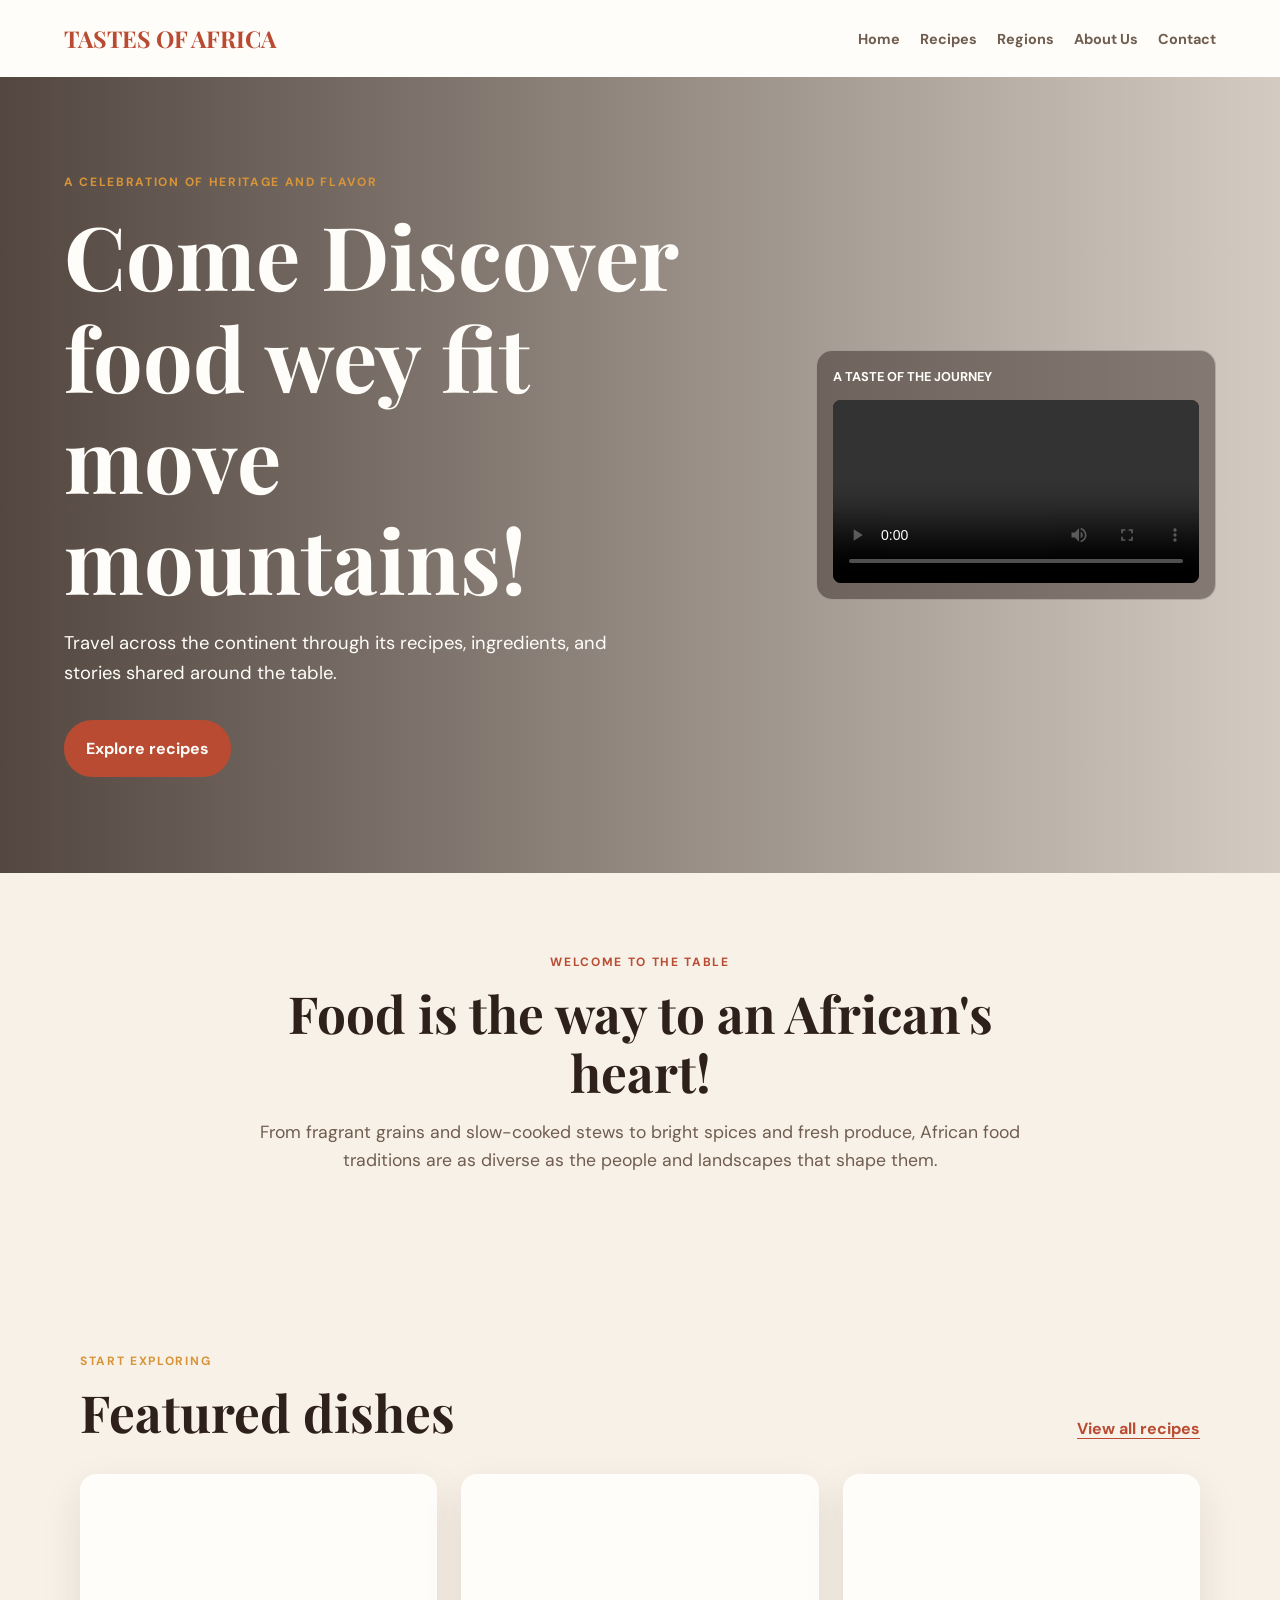
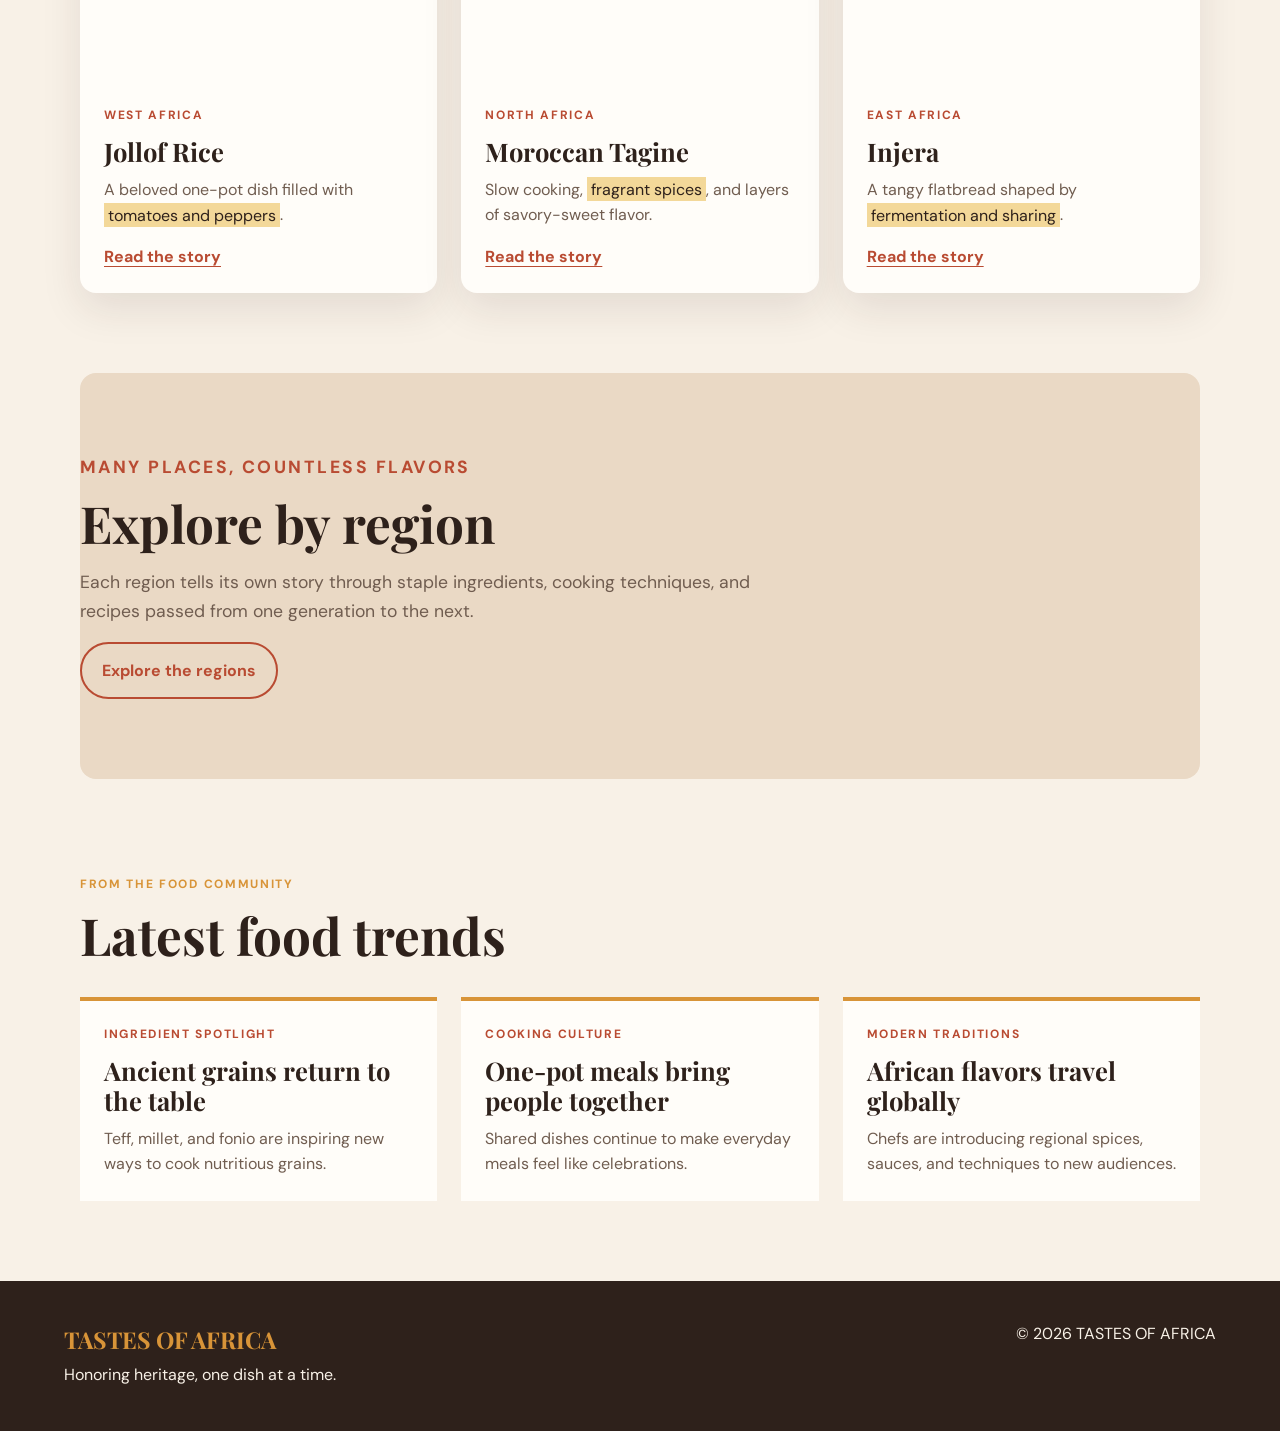
<file: index.html>
<!DOCTYPE html>
<html lang="en">
<head>
  <meta charset="UTF-8">
  <meta name="viewport" content="width=device-width, initial-scale=1.0">
  <meta name="description" content="Explore the vibrant flavors and culinary traditions of Africa.">
  <title>TASTES OF AFRICA | Home</title>
  <link rel="preconnect" href="https://fonts.googleapis.com">
  <link rel="preconnect" href="https://fonts.gstatic.com" crossorigin>
  <link href="https://fonts.googleapis.com/css2?family=DM+Sans:wght@400;500;700&family=Playfair+Display:wght@600;700&display=swap" rel="stylesheet">
  <link rel="stylesheet" href="styles.css">
  <script src="script.js" defer></script>
</head>
<body>
  <header class="site-header">
    <a class="brand" href="index.html">TASTES OF AFRICA</a>
    <nav aria-label="Main navigation">
      <ul class="nav-list">
        <li><a href="index.html" aria-current="page">Home</a></li>
        <li><a href="recipes.html">Recipes</a></li>
        <li><a href="regions.html">Regions</a></li>
        <li><a href="about.html">About Us</a></li>
        <li><a href="contact.html">Contact</a></li>
      </ul>
    </nav>
  </header>

  <main>
    <section class="hero" aria-labelledby="hero-title">
      <div class="hero-content">
        <p class="eyebrow">A celebration of heritage and flavor</p>
        <h1 id="hero-title">Come Discover food wey fit move mountains!</h1>
        <p>
          Travel across the continent through its recipes, ingredients, and
          stories shared around the table.
        </p>
        <a class="button" href="recipes.html">Explore recipes</a>
      </div>
      <div class="hero-video">
        <p class="video-label">A taste of the journey</p>
        <video controls preload="metadata">
          <source src="assets/NIGERIAN PARTY JOLLOF RICE - Kikifoodies (360p, h264).mp4" type="video/mp4">
          Your browser does not support local video playback.
        </video>
      </div>
    </section>

    <section class="intro section-container" aria-labelledby="intro-title">
      <p class="eyebrow">Welcome to the table</p>
      <h2 id="intro-title">Food is the way to an African's heart!</h2>
      <p>
        From fragrant grains and slow-cooked stews to bright spices and
        fresh produce, African food traditions are as diverse as the people
        and landscapes that shape them.
      </p>
    </section>

    <section class="section-container" aria-labelledby="featured-title">
      <div class="section-heading">
        <div>
          <p class="eyebrow">Start exploring</p>
          <h2 id="featured-title">Featured dishes</h2>
        </div>
        <a class="text-link" href="recipes.html">View all recipes</a>
      </div>

      <div class="dish-grid">
        <figure class="dish-card">
          <div class="dish-image dish-image-jollof" role="img" aria-label="A bowl of colorful jollof rice"></div>
          <figcaption class="dish-card-content">
            <p class="card-label">West Africa</p>
            <h3>Jollof Rice</h3>
            <p>A beloved one-pot dish filled with <mark>tomatoes and peppers</mark>.</p>
            <a class="text-link" href="recipes.html">Read the story</a>
          </figcaption>
        </figure>

        <figure class="dish-card">
          <div class="dish-image dish-image-tagine" role="img" aria-label="A Moroccan tagine with vegetables"></div>
          <figcaption class="dish-card-content">
            <p class="card-label">North Africa</p>
            <h3>Moroccan Tagine</h3>
            <p>Slow cooking, <mark>fragrant spices</mark>, and layers of savory-sweet flavor.</p>
            <a class="text-link" href="recipes.html">Read the story</a>
          </figcaption>
        </figure>

        <figure class="dish-card">
          <div class="dish-image dish-image-injera" role="img" aria-label="Injera served with Ethiopian stews"></div>
          <figcaption class="dish-card-content">
            <p class="card-label">East Africa</p>
            <h3>Injera</h3>
            <p>A tangy flatbread shaped by <mark>fermentation and sharing</mark>.</p>
            <a class="text-link" href="recipes.html">Read the story</a>
          </figcaption>
        </figure>
      </div>
    </section>

    <section class="regions-banner section-container" aria-labelledby="regions-title">
      <p class="eyebrow">Many places, countless flavors</p>
      <h2 id="regions-title">Explore by region</h2>
      <p>
        Each region tells its own story through staple ingredients, cooking
        techniques, and recipes passed from one generation to the next.
      </p>
      <a class="button button-secondary" href="regions.html">Explore the regions</a>
    </section>

    <section class="trends section-container" aria-labelledby="trends-title">
      <div class="section-heading">
        <div>
          <p class="eyebrow">From the food community</p>
          <h2 id="trends-title">Latest food trends</h2>
        </div>
      </div>
      <div class="trend-grid">
        <article class="trend-card">
          <p class="card-label">Ingredient spotlight</p>
          <h3>Ancient grains return to the table</h3>
          <p>Teff, millet, and fonio are inspiring new ways to cook nutritious grains.</p>
        </article>
        <article class="trend-card">
          <p class="card-label">Cooking culture</p>
          <h3>One-pot meals bring people together</h3>
          <p>Shared dishes continue to make everyday meals feel like celebrations.</p>
        </article>
        <article class="trend-card">
          <p class="card-label">Modern traditions</p>
          <h3>African flavors travel globally</h3>
          <p>Chefs are introducing regional spices, sauces, and techniques to new audiences.</p>
        </article>
      </div>
    </section>
  </main>

  <footer class="site-footer">
    <div>
      <p class="brand">TASTES OF AFRICA</p>
      <p>Honoring heritage, one dish at a time.</p>
    </div>
    <p>&copy; <span id="current-year">2026</span> TASTES OF AFRICA</p>
  </footer>
</body>
</html>
</file>
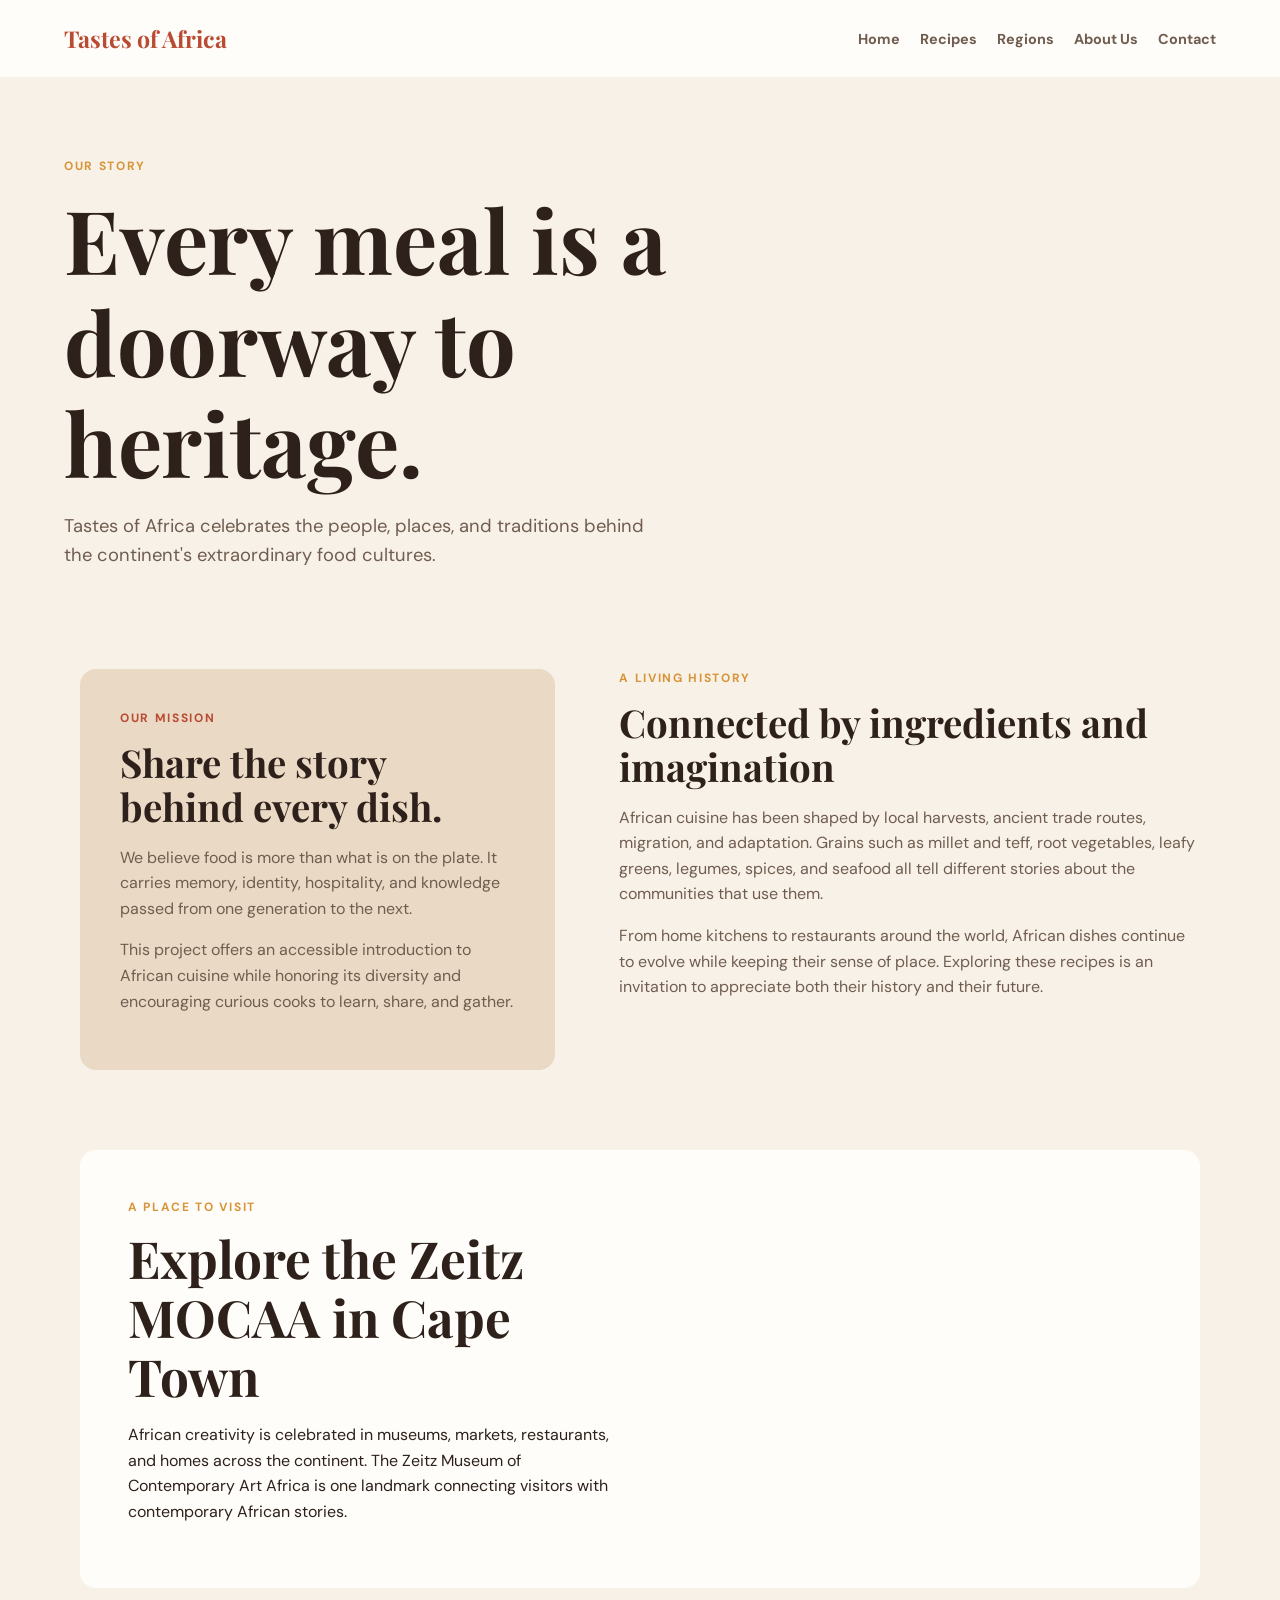
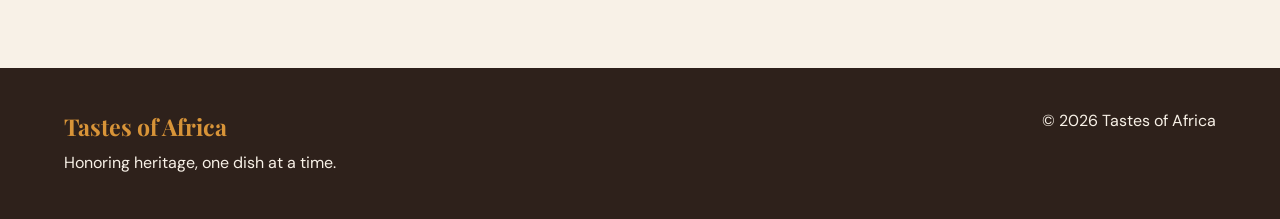
<file: about.html>
<!DOCTYPE html>
<html lang="en">
<head>
  <meta charset="UTF-8">
  <meta name="viewport" content="width=device-width, initial-scale=1.0">
  <meta name="description" content="Learn about the mission behind Tastes of Africa.">
  <title>Tastes of Africa | About Us</title>
  <link rel="stylesheet" href="styles.css">
  <script src="script.js" defer></script>
</head>
<body>
  <header class="site-header">
    <a class="brand" href="index.html">Tastes of Africa</a>
    <nav aria-label="Main navigation">
      <ul class="nav-list">
        <li><a href="index.html">Home</a></li>
        <li><a href="recipes.html">Recipes</a></li>
        <li><a href="regions.html">Regions</a></li>
        <li><a href="about.html" aria-current="page">About Us</a></li>
        <li><a href="contact.html">Contact</a></li>
      </ul>
    </nav>
  </header>

  <main>
    <section class="page-hero section-container" aria-labelledby="about-title">
      <p class="eyebrow">Our story</p>
      <h1 id="about-title">Every meal is a doorway to heritage.</h1>
      <p>
        Tastes of Africa celebrates the people, places, and traditions behind
        the continent's extraordinary food cultures.
      </p>
    </section>

    <section class="about-content section-container">
      <div class="mission-panel">
        <p class="eyebrow">Our mission</p>
        <h2>Share the story behind every dish.</h2>
        <p>
          We believe food is more than what is on the plate. It carries
          memory, identity, hospitality, and knowledge passed from one
          generation to the next.
        </p>
        <p>
          This project offers an accessible introduction to African cuisine
          while honoring its diversity and encouraging curious cooks to learn,
          share, and gather.
        </p>
      </div>
      <div class="about-copy">
        <p class="eyebrow">A living history</p>
        <h2>Connected by ingredients and imagination</h2>
        <p>
          African cuisine has been shaped by local harvests, ancient trade
          routes, migration, and adaptation. Grains such as millet and teff,
          root vegetables, leafy greens, legumes, spices, and seafood all tell
          different stories about the communities that use them.
        </p>
        <p>
          From home kitchens to restaurants around the world, African dishes
          continue to evolve while keeping their sense of place. Exploring
          these recipes is an invitation to appreciate both their history and
          their future.
        </p>
      </div>
    </section>

    <section class="landmark section-container" aria-labelledby="landmark-title">
      <div>
        <p class="eyebrow">A place to visit</p>
        <h2 id="landmark-title">Explore the Zeitz MOCAA in Cape Town</h2>
        <p>
          African creativity is celebrated in museums, markets, restaurants,
          and homes across the continent. The Zeitz Museum of Contemporary Art
          Africa is one landmark connecting visitors with contemporary African
          stories.
        </p>
      </div>
      <iframe src="https://www.google.com/maps?q=Zeitz%20MOCAA%2C%20Cape%20Town&output=embed" title="Map of Zeitz MOCAA in Cape Town" loading="lazy"></iframe>
    </section>
  </main>

  <footer class="site-footer">
    <div>
      <p class="brand">Tastes of Africa</p>
      <p>Honoring heritage, one dish at a time.</p>
    </div>
    <p>&copy; <span id="current-year">2026</span> Tastes of Africa</p>
  </footer>
</body>
</html>
</file>
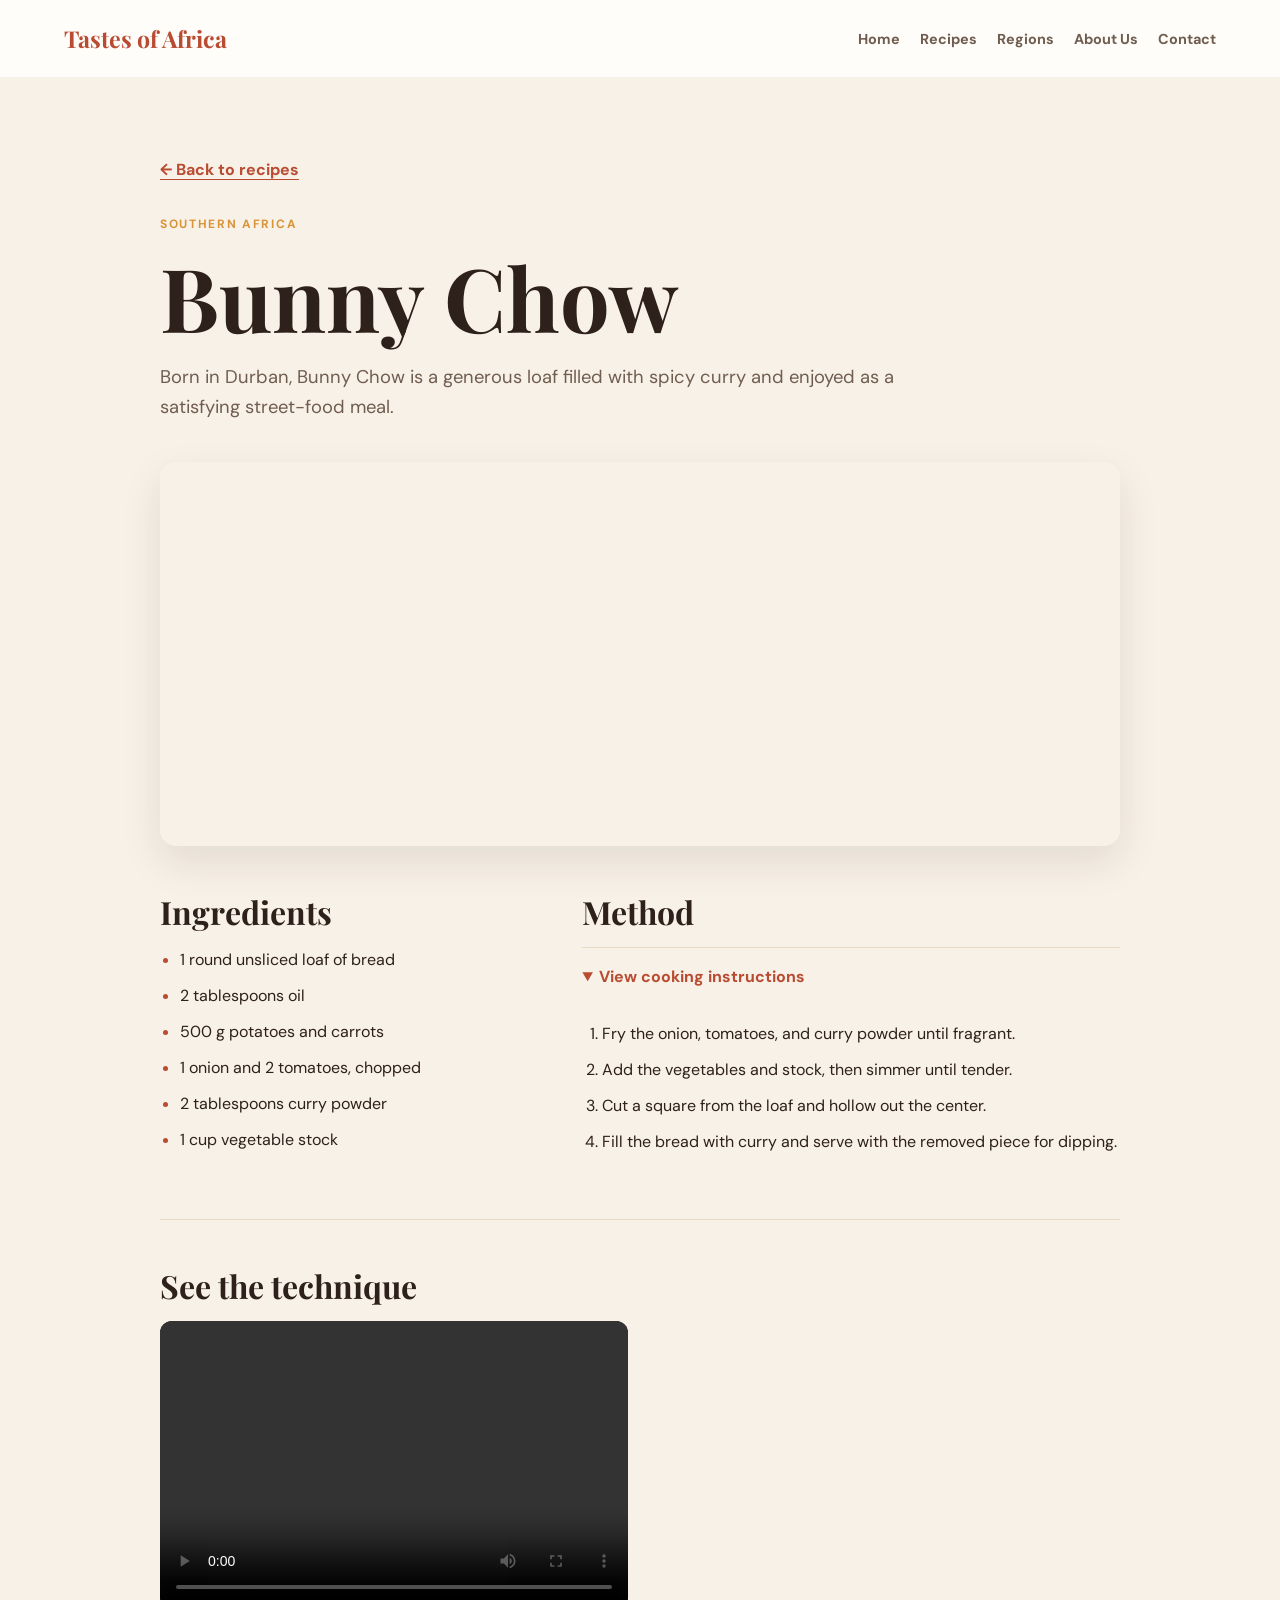
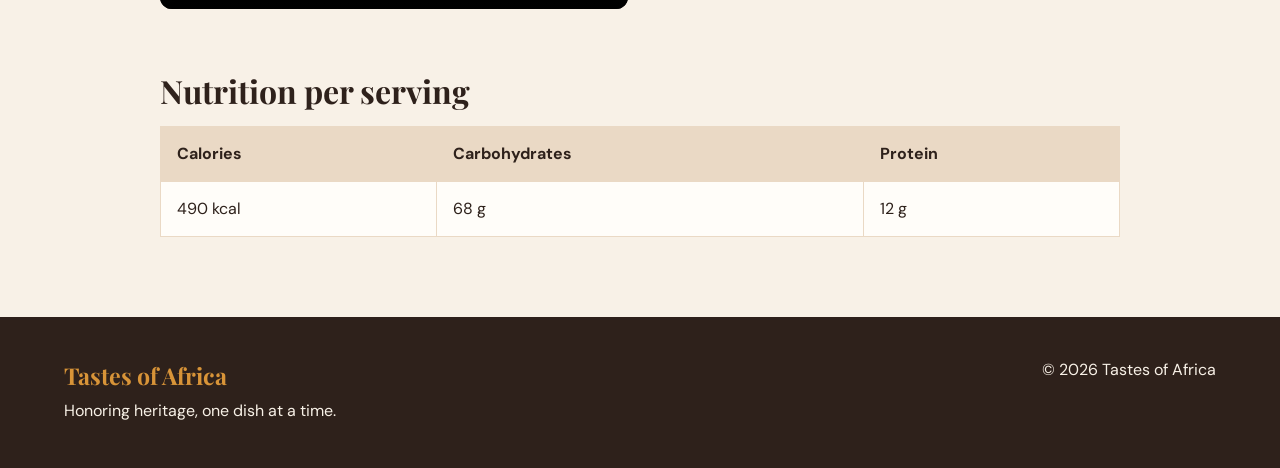
<file: bunny-chow.html>
<!DOCTYPE html>
<html lang="en">
<head>
  <meta charset="UTF-8"><meta name="viewport" content="width=device-width, initial-scale=1.0">
  <meta name="description" content="Learn about Bunny Chow, a South African curry-filled loaf.">
  <title>Tastes of Africa | Bunny Chow</title><link rel="stylesheet" href="styles.css"><script src="script.js" defer></script>
</head>
<body>
  <header class="site-header"><a class="brand" href="index.html">Tastes of Africa</a><nav aria-label="Main navigation"><ul class="nav-list"><li><a href="index.html">Home</a></li><li><a href="recipes.html" aria-current="page">Recipes</a></li><li><a href="regions.html">Regions</a></li><li><a href="about.html">About Us</a></li><li><a href="contact.html">Contact</a></li></ul></nav></header>
  <main><article class="recipe-detail section-container"><a class="back-link" href="recipes.html">&larr; Back to recipes</a><p class="eyebrow">Southern Africa</p><h1>Bunny Chow</h1><p class="recipe-lede">Born in Durban, Bunny Chow is a generous loaf filled with spicy curry and enjoyed as a satisfying street-food meal.</p><div class="recipe-detail-image recipe-image-bunny-chow" role="img" aria-label="A loaf of bread filled with curry"></div>
    <div class="recipe-columns"><section aria-labelledby="bunny-ingredients"><h2 id="bunny-ingredients">Ingredients</h2><ul class="ingredient-list"><li>1 round unsliced loaf of bread</li><li>2 tablespoons oil</li><li>500 g potatoes and carrots</li><li>1 onion and 2 tomatoes, chopped</li><li>2 tablespoons curry powder</li><li>1 cup vegetable stock</li></ul></section><section aria-labelledby="bunny-instructions"><h2 id="bunny-instructions">Method</h2><details open><summary>View cooking instructions</summary><ol class="instruction-list"><li>Fry the onion, tomatoes, and curry powder until fragrant.</li><li>Add the vegetables and stock, then simmer until tender.</li><li>Cut a square from the loaf and hollow out the center.</li><li>Fill the bread with curry and serve with the removed piece for dipping.</li></ol></details></section></div>
    <section class="recipe-media" aria-labelledby="bunny-video"><h2 id="bunny-video">See the technique</h2><div class="media-grid"><video controls preload="metadata"><source src="assets/BUNNY CHOW - DURBAN STYLE CHICKEN BUNNY - Food Secrets HQ (360p, h264).mp4" type="video/mp4">Your browser does not support local video playback.</video><iframe src="https://www.google.com/maps?q=Durban%2C%20South%20Africa&output=embed" title="Map of Durban, South Africa" loading="lazy"></iframe></div></section><section class="nutrition" aria-labelledby="bunny-nutrition"><h2 id="bunny-nutrition">Nutrition per serving</h2><table><thead><tr><th scope="col">Calories</th><th scope="col">Carbohydrates</th><th scope="col">Protein</th></tr></thead><tbody><tr><td>490 kcal</td><td>68 g</td><td>12 g</td></tr></tbody></table></section>
  </article></main><footer class="site-footer"><div><p class="brand">Tastes of Africa</p><p>Honoring heritage, one dish at a time.</p></div><p>&copy; <span id="current-year">2026</span> Tastes of Africa</p></footer>
</body>
</html>
</file>
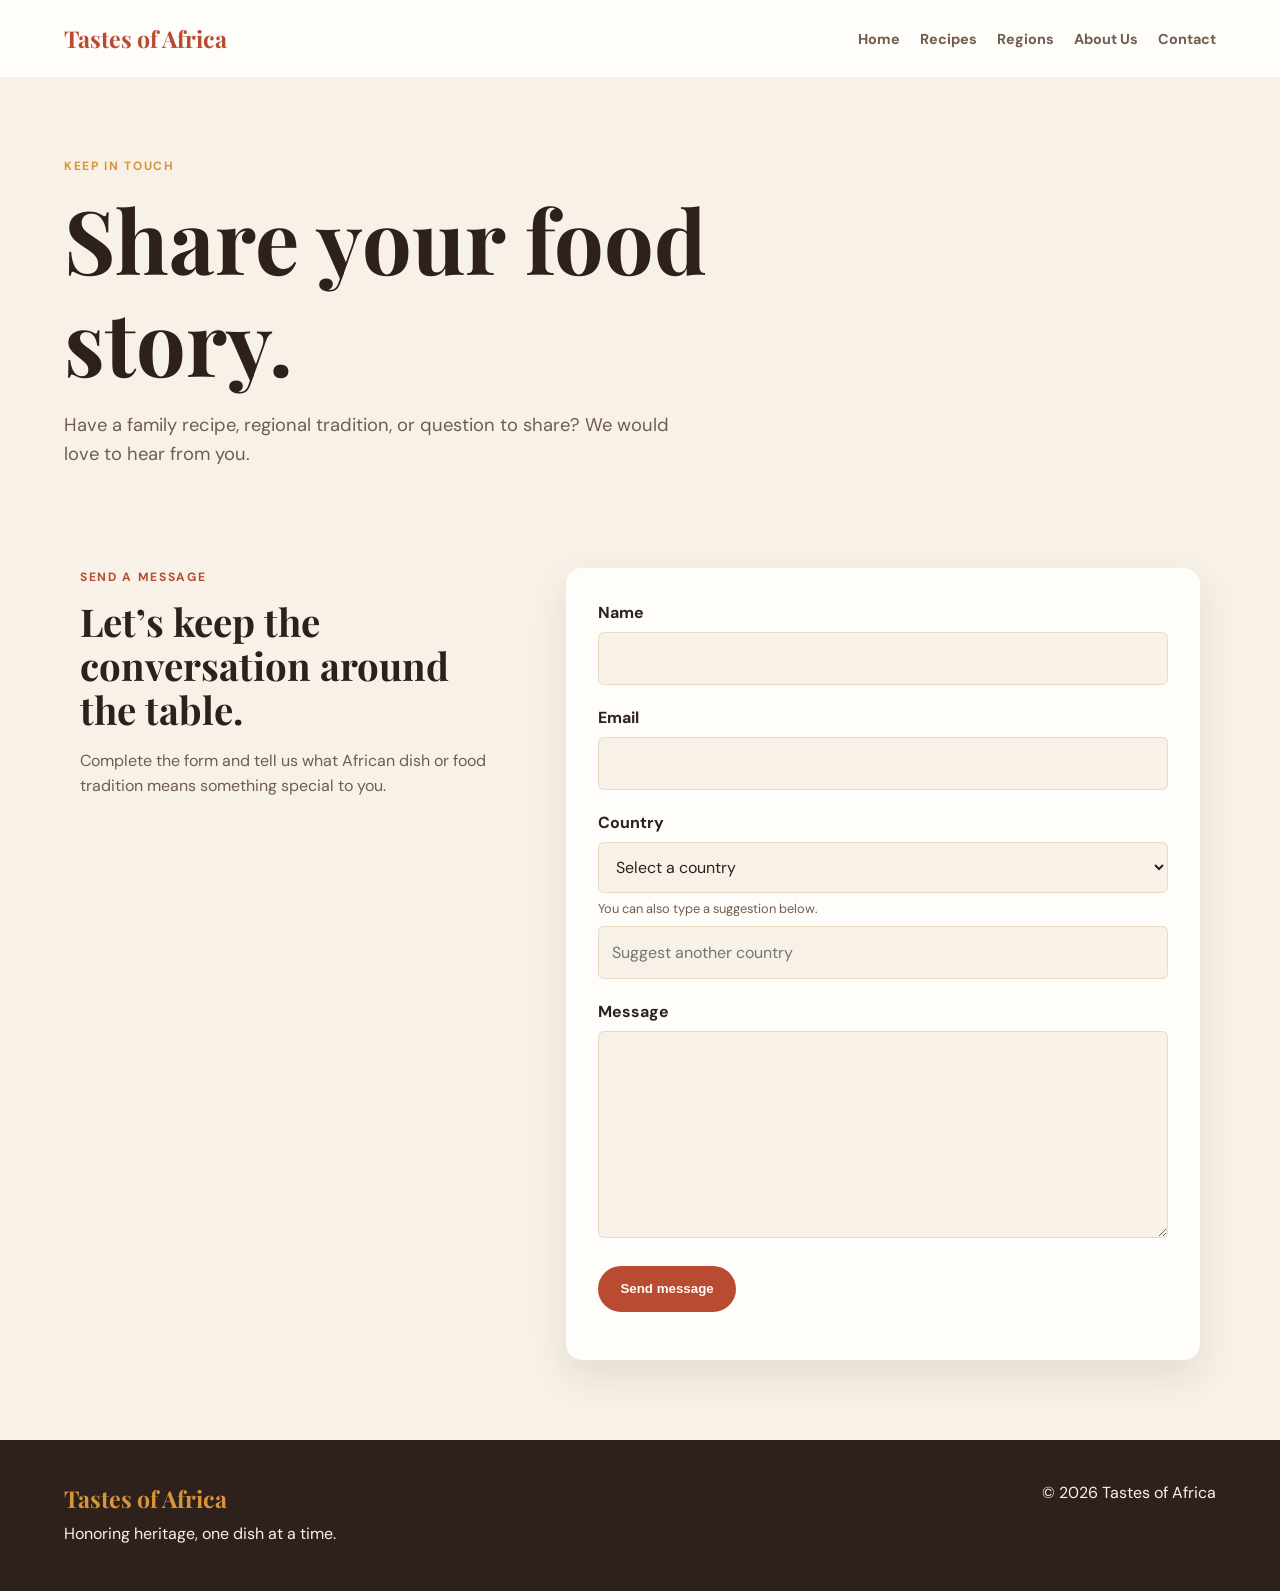
<file: contact.html>
<!DOCTYPE html>
<html lang="en">
<head>
  <meta charset="UTF-8">
  <meta name="viewport" content="width=device-width, initial-scale=1.0">
  <meta name="description" content="Contact Tastes of Africa and share your food story.">
  <title>Tastes of Africa | Contact</title>
  <link rel="stylesheet" href="styles.css">
  <script src="script.js" defer></script>
</head>
<body>
  <header class="site-header">
    <a class="brand" href="index.html">Tastes of Africa</a>
    <nav aria-label="Main navigation">
      <ul class="nav-list">
        <li><a href="index.html">Home</a></li>
        <li><a href="recipes.html">Recipes</a></li>
        <li><a href="regions.html">Regions</a></li>
        <li><a href="about.html">About Us</a></li>
        <li><a href="contact.html" aria-current="page">Contact</a></li>
      </ul>
    </nav>
  </header>

  <main>
    <section class="page-hero section-container" aria-labelledby="contact-title">
      <p class="eyebrow">Keep in touch</p>
      <h1 id="contact-title">Share your food story.</h1>
      <p>
        Have a family recipe, regional tradition, or question to share? We
        would love to hear from you.
      </p>
    </section>

    <section class="contact-layout section-container" aria-labelledby="contact-form-title">
      <div class="contact-intro">
        <p class="eyebrow">Send a message</p>
        <h2 id="contact-form-title">Let’s keep the conversation around the table.</h2>
        <p>
          Complete the form and tell us what African dish or food tradition
          means something special to you.
        </p>
      </div>

      <form class="contact-form" id="contact-form">
        <div class="form-field">
          <label for="name">Name</label>
          <input id="name" name="name" type="text" autocomplete="name" required>
        </div>
        <div class="form-field">
          <label for="email">Email</label>
          <input id="email" name="email" type="email" autocomplete="email" required>
        </div>
        <div class="form-field">
          <label for="country">Country</label>
          <select id="country" name="country" required>
            <option value="">Select a country</option>
            <option value="nigeria">Nigeria</option>
            <option value="morocco">Morocco</option>
            <option value="ethiopia">Ethiopia</option>
            <option value="south-africa">South Africa</option>
            <option value="rwanda">Rwanda</option>
            <option value="other">Other</option>
          </select>
          <small id="country-help">You can also type a suggestion below.</small>
          <input id="country-suggestion" name="country-suggestion" type="text" list="country-options" placeholder="Suggest another country">
          <datalist id="country-options">
            <option value="Ghana"></option>
            <option value="Kenya"></option>
            <option value="Senegal"></option>
            <option value="Tanzania"></option>
          </datalist>
        </div>
        <div class="form-field">
          <label for="message">Message</label>
          <textarea id="message" name="message" rows="7" required></textarea>
        </div>
        <button class="button" type="submit">Send message</button>
        <p class="form-feedback" id="form-feedback" role="status" aria-live="polite"></p>
      </form>
    </section>
  </main>

  <footer class="site-footer">
    <div>
      <p class="brand">Tastes of Africa</p>
      <p>Honoring heritage, one dish at a time.</p>
    </div>
    <p>&copy; <span id="current-year">2026</span> Tastes of Africa</p>
  </footer>
</body>
</html>
</file>
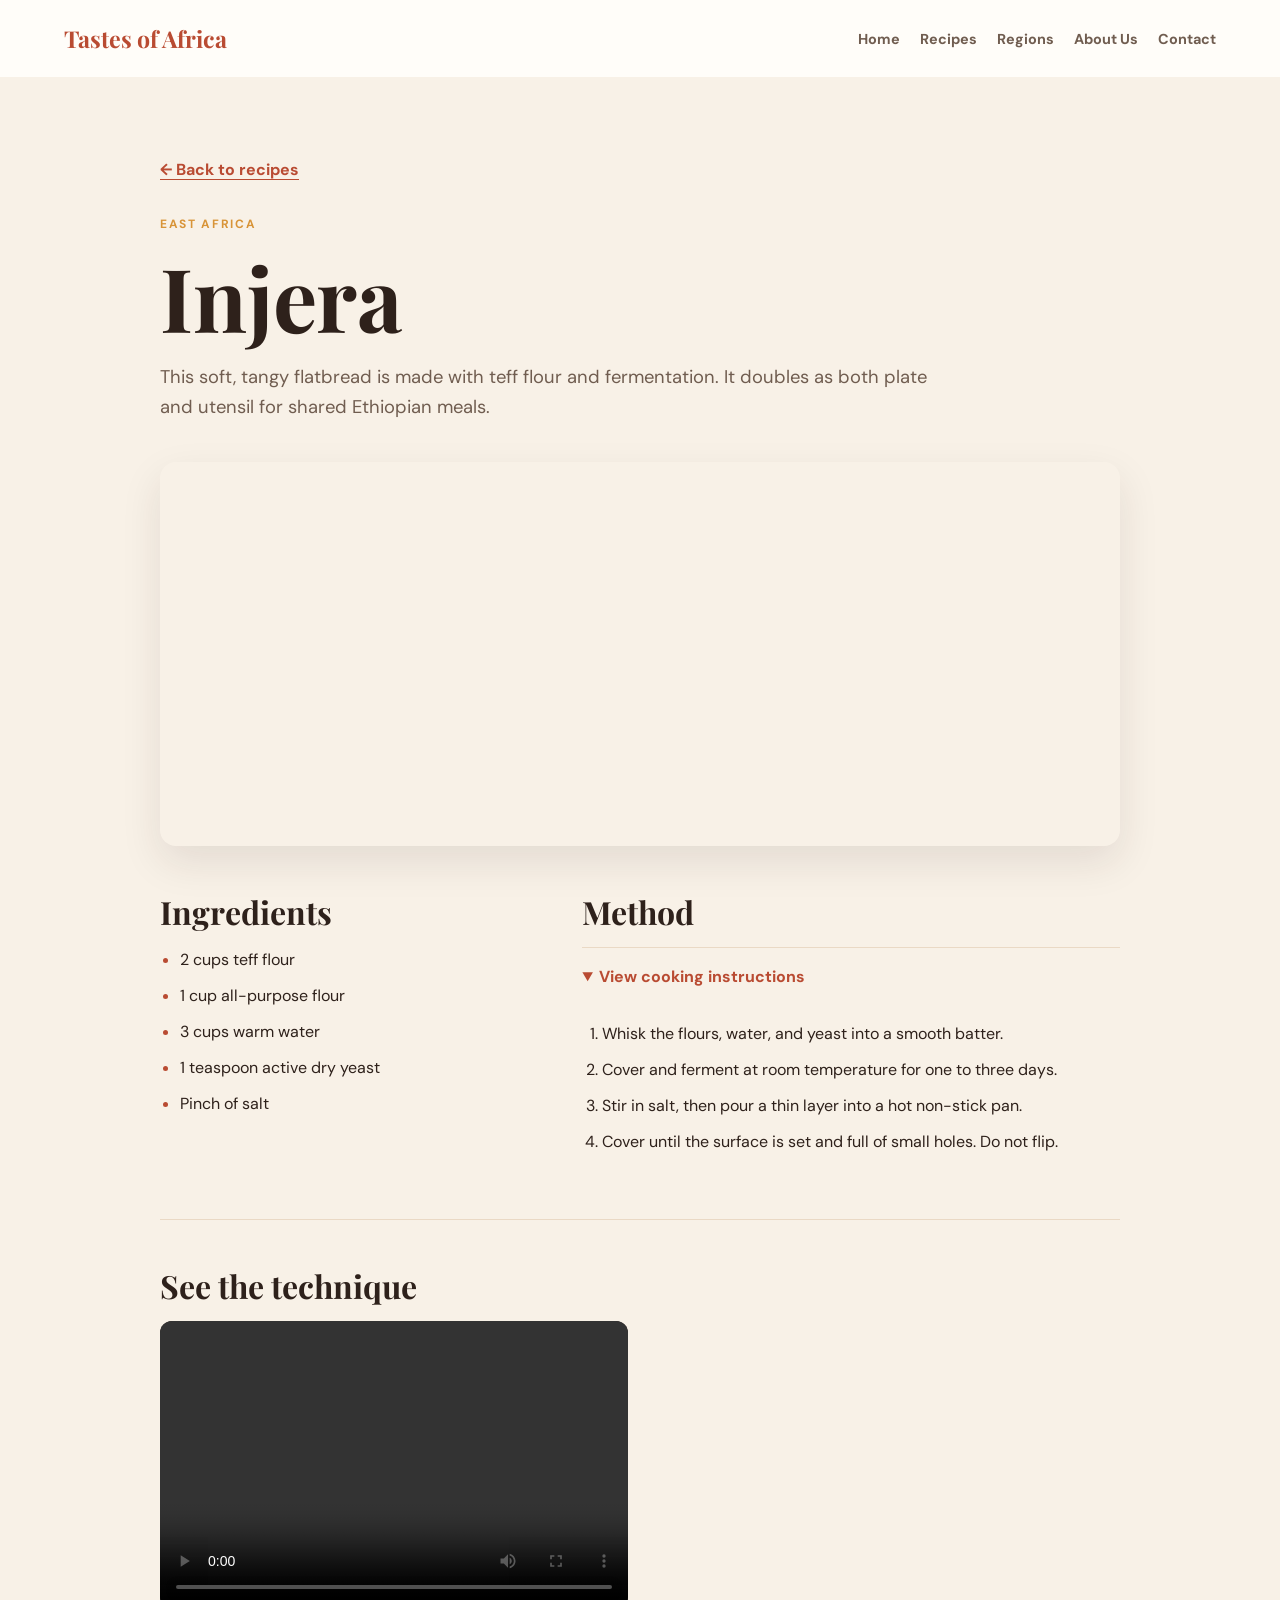
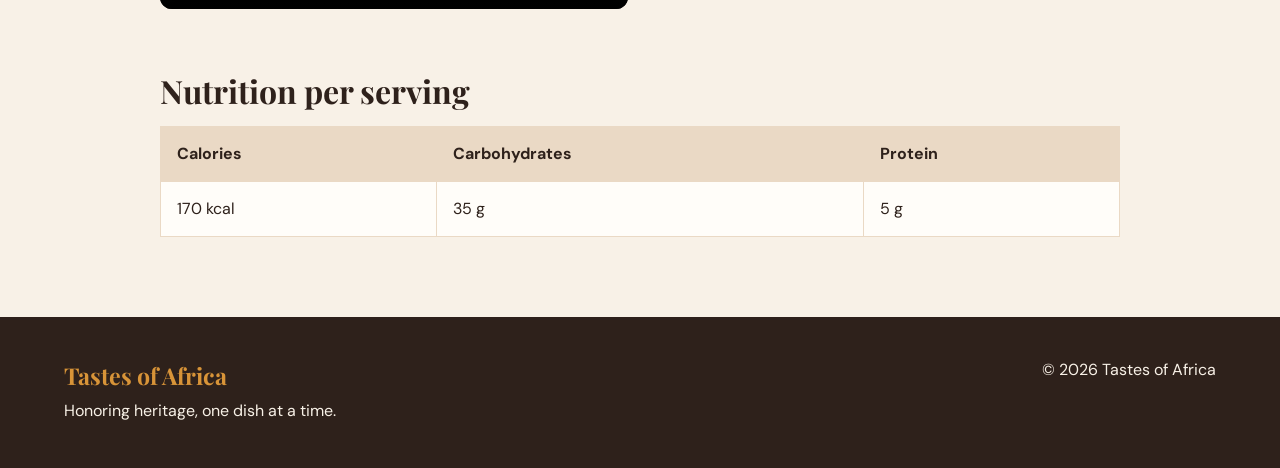
<file: injera.html>
<!DOCTYPE html>
<html lang="en">
<head>
  <meta charset="UTF-8"><meta name="viewport" content="width=device-width, initial-scale=1.0">
  <meta name="description" content="Learn about Injera, Ethiopia's traditional fermented flatbread.">
  <title>Tastes of Africa | Injera</title><link rel="stylesheet" href="styles.css"><script src="script.js" defer></script>
</head>
<body>
  <header class="site-header"><a class="brand" href="index.html">Tastes of Africa</a><nav aria-label="Main navigation"><ul class="nav-list"><li><a href="index.html">Home</a></li><li><a href="recipes.html" aria-current="page">Recipes</a></li><li><a href="regions.html">Regions</a></li><li><a href="about.html">About Us</a></li><li><a href="contact.html">Contact</a></li></ul></nav></header>
  <main><article class="recipe-detail section-container"><a class="back-link" href="recipes.html">&larr; Back to recipes</a><p class="eyebrow">East Africa</p><h1>Injera</h1><p class="recipe-lede">This soft, tangy flatbread is made with teff flour and fermentation. It doubles as both plate and utensil for shared Ethiopian meals.</p><div class="recipe-detail-image recipe-image-injera" role="img" aria-label="Injera served with Ethiopian stews"></div>
    <div class="recipe-columns"><section aria-labelledby="injera-ingredients"><h2 id="injera-ingredients">Ingredients</h2><ul class="ingredient-list"><li>2 cups teff flour</li><li>1 cup all-purpose flour</li><li>3 cups warm water</li><li>1 teaspoon active dry yeast</li><li>Pinch of salt</li></ul></section><section aria-labelledby="injera-instructions"><h2 id="injera-instructions">Method</h2><details open><summary>View cooking instructions</summary><ol class="instruction-list"><li>Whisk the flours, water, and yeast into a smooth batter.</li><li>Cover and ferment at room temperature for one to three days.</li><li>Stir in salt, then pour a thin layer into a hot non-stick pan.</li><li>Cover until the surface is set and full of small holes. Do not flip.</li></ol></details></section></div>
    <section class="recipe-media" aria-labelledby="injera-video"><h2 id="injera-video">See the technique</h2><div class="media-grid"><video controls preload="metadata"><source src="assets/How to Make Ethiopian Injera- Ferment Teff Flour - ZenDen (360p, h264).mp4" type="video/mp4">Your browser does not support local video playback.</video><iframe src="https://www.google.com/maps?q=Addis%20Ababa%2C%20Ethiopia&output=embed" title="Map of Addis Ababa, Ethiopia" loading="lazy"></iframe></div></section><section class="nutrition" aria-labelledby="injera-nutrition"><h2 id="injera-nutrition">Nutrition per serving</h2><table><thead><tr><th scope="col">Calories</th><th scope="col">Carbohydrates</th><th scope="col">Protein</th></tr></thead><tbody><tr><td>170 kcal</td><td>35 g</td><td>5 g</td></tr></tbody></table></section>
  </article></main><footer class="site-footer"><div><p class="brand">Tastes of Africa</p><p>Honoring heritage, one dish at a time.</p></div><p>&copy; <span id="current-year">2026</span> Tastes of Africa</p></footer>
</body>
</html>
</file>
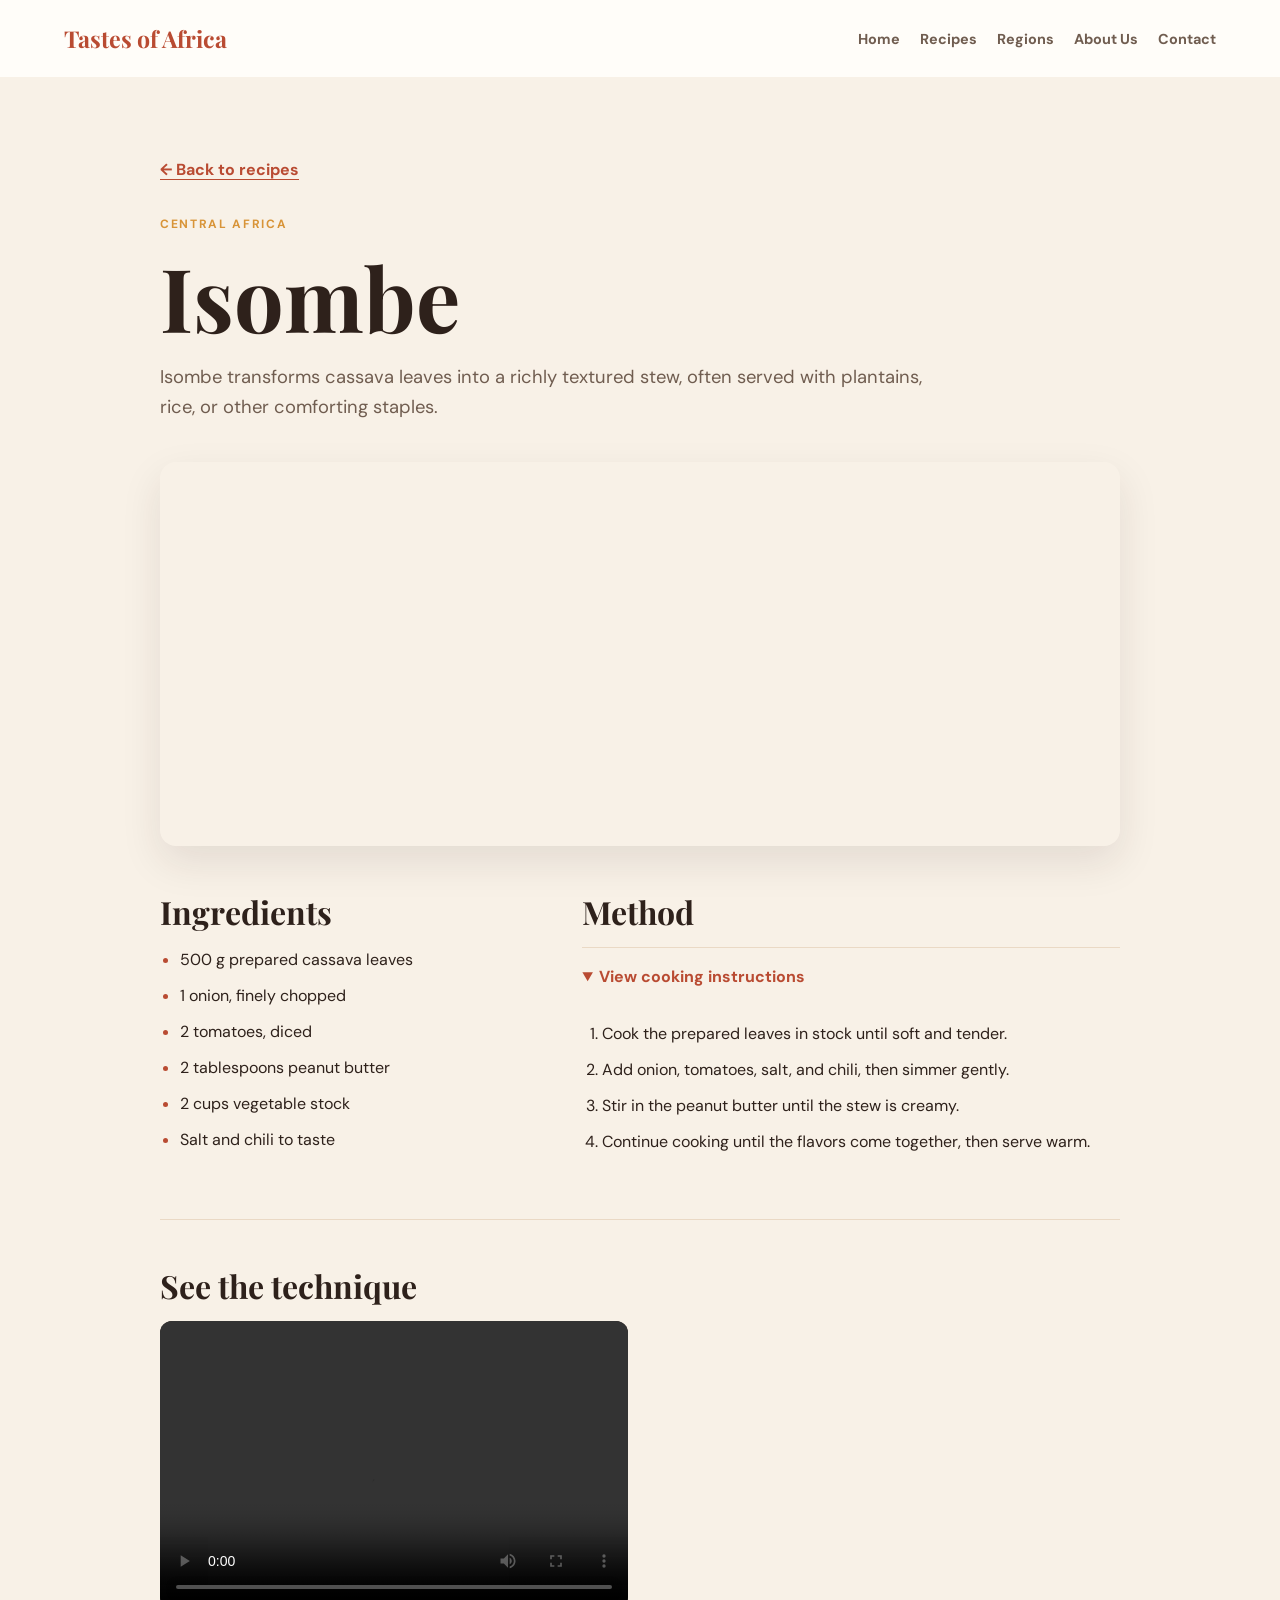
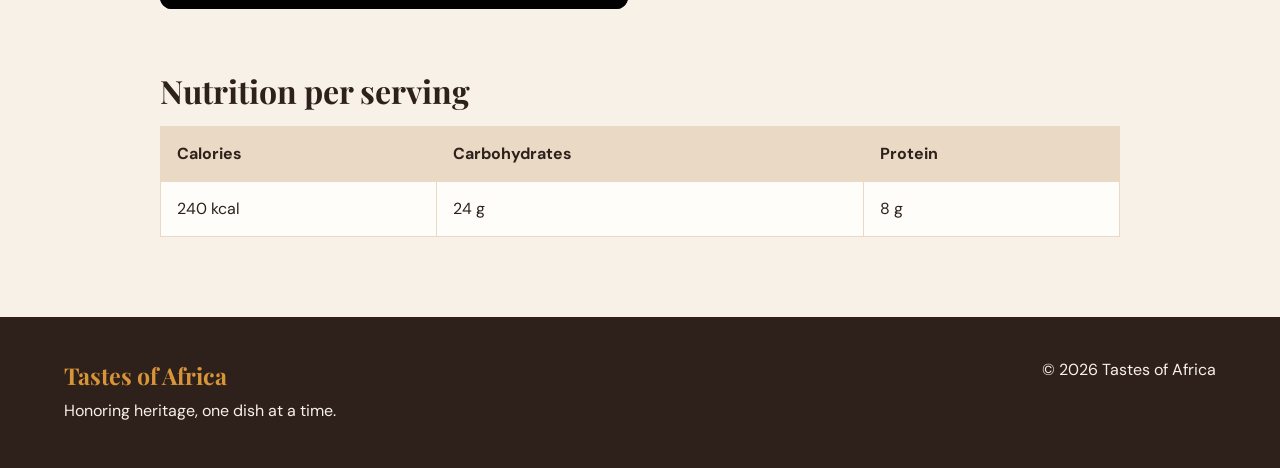
<file: isombe.html>
<!DOCTYPE html>
<html lang="en">
<head>
  <meta charset="UTF-8"><meta name="viewport" content="width=device-width, initial-scale=1.0">
  <meta name="description" content="Learn about Isombe, a comforting Rwandan cassava-leaf dish.">
  <title>Tastes of Africa | Isombe</title><link rel="stylesheet" href="styles.css"><script src="script.js" defer></script>
</head>
<body>
  <header class="site-header"><a class="brand" href="index.html">Tastes of Africa</a><nav aria-label="Main navigation"><ul class="nav-list"><li><a href="index.html">Home</a></li><li><a href="recipes.html" aria-current="page">Recipes</a></li><li><a href="regions.html">Regions</a></li><li><a href="about.html">About Us</a></li><li><a href="contact.html">Contact</a></li></ul></nav></header>
  <main><article class="recipe-detail section-container"><a class="back-link" href="recipes.html">&larr; Back to recipes</a><p class="eyebrow">Central Africa</p><h1>Isombe</h1><p class="recipe-lede">Isombe transforms cassava leaves into a richly textured stew, often served with plantains, rice, or other comforting staples.</p><div class="recipe-detail-image recipe-image-isombe" role="img" aria-label="Isombe made with cassava leaves"></div>
    <div class="recipe-columns"><section aria-labelledby="isombe-ingredients"><h2 id="isombe-ingredients">Ingredients</h2><ul class="ingredient-list"><li>500 g prepared cassava leaves</li><li>1 onion, finely chopped</li><li>2 tomatoes, diced</li><li>2 tablespoons peanut butter</li><li>2 cups vegetable stock</li><li>Salt and chili to taste</li></ul></section><section aria-labelledby="isombe-instructions"><h2 id="isombe-instructions">Method</h2><details open><summary>View cooking instructions</summary><ol class="instruction-list"><li>Cook the prepared leaves in stock until soft and tender.</li><li>Add onion, tomatoes, salt, and chili, then simmer gently.</li><li>Stir in the peanut butter until the stew is creamy.</li><li>Continue cooking until the flavors come together, then serve warm.</li></ol></details></section></div>
    <section class="recipe-media" aria-labelledby="isombe-video"><h2 id="isombe-video">See the technique</h2><div class="media-grid"><video controls preload="metadata"><source src="assets/How To Cook 🇧🇮&🇷🇼 Cassava Leaves (SOMBE) - Just Libby (360p, h264).mp4" type="video/mp4">Your browser does not support local video playback.</video><iframe src="https://www.google.com/maps?q=Kigali%2C%20Rwanda&output=embed" title="Map of Kigali, Rwanda" loading="lazy"></iframe></div></section><section class="nutrition" aria-labelledby="isombe-nutrition"><h2 id="isombe-nutrition">Nutrition per serving</h2><table><thead><tr><th scope="col">Calories</th><th scope="col">Carbohydrates</th><th scope="col">Protein</th></tr></thead><tbody><tr><td>240 kcal</td><td>24 g</td><td>8 g</td></tr></tbody></table></section>
  </article></main><footer class="site-footer"><div><p class="brand">Tastes of Africa</p><p>Honoring heritage, one dish at a time.</p></div><p>&copy; <span id="current-year">2026</span> Tastes of Africa</p></footer>
</body>
</html>
</file>
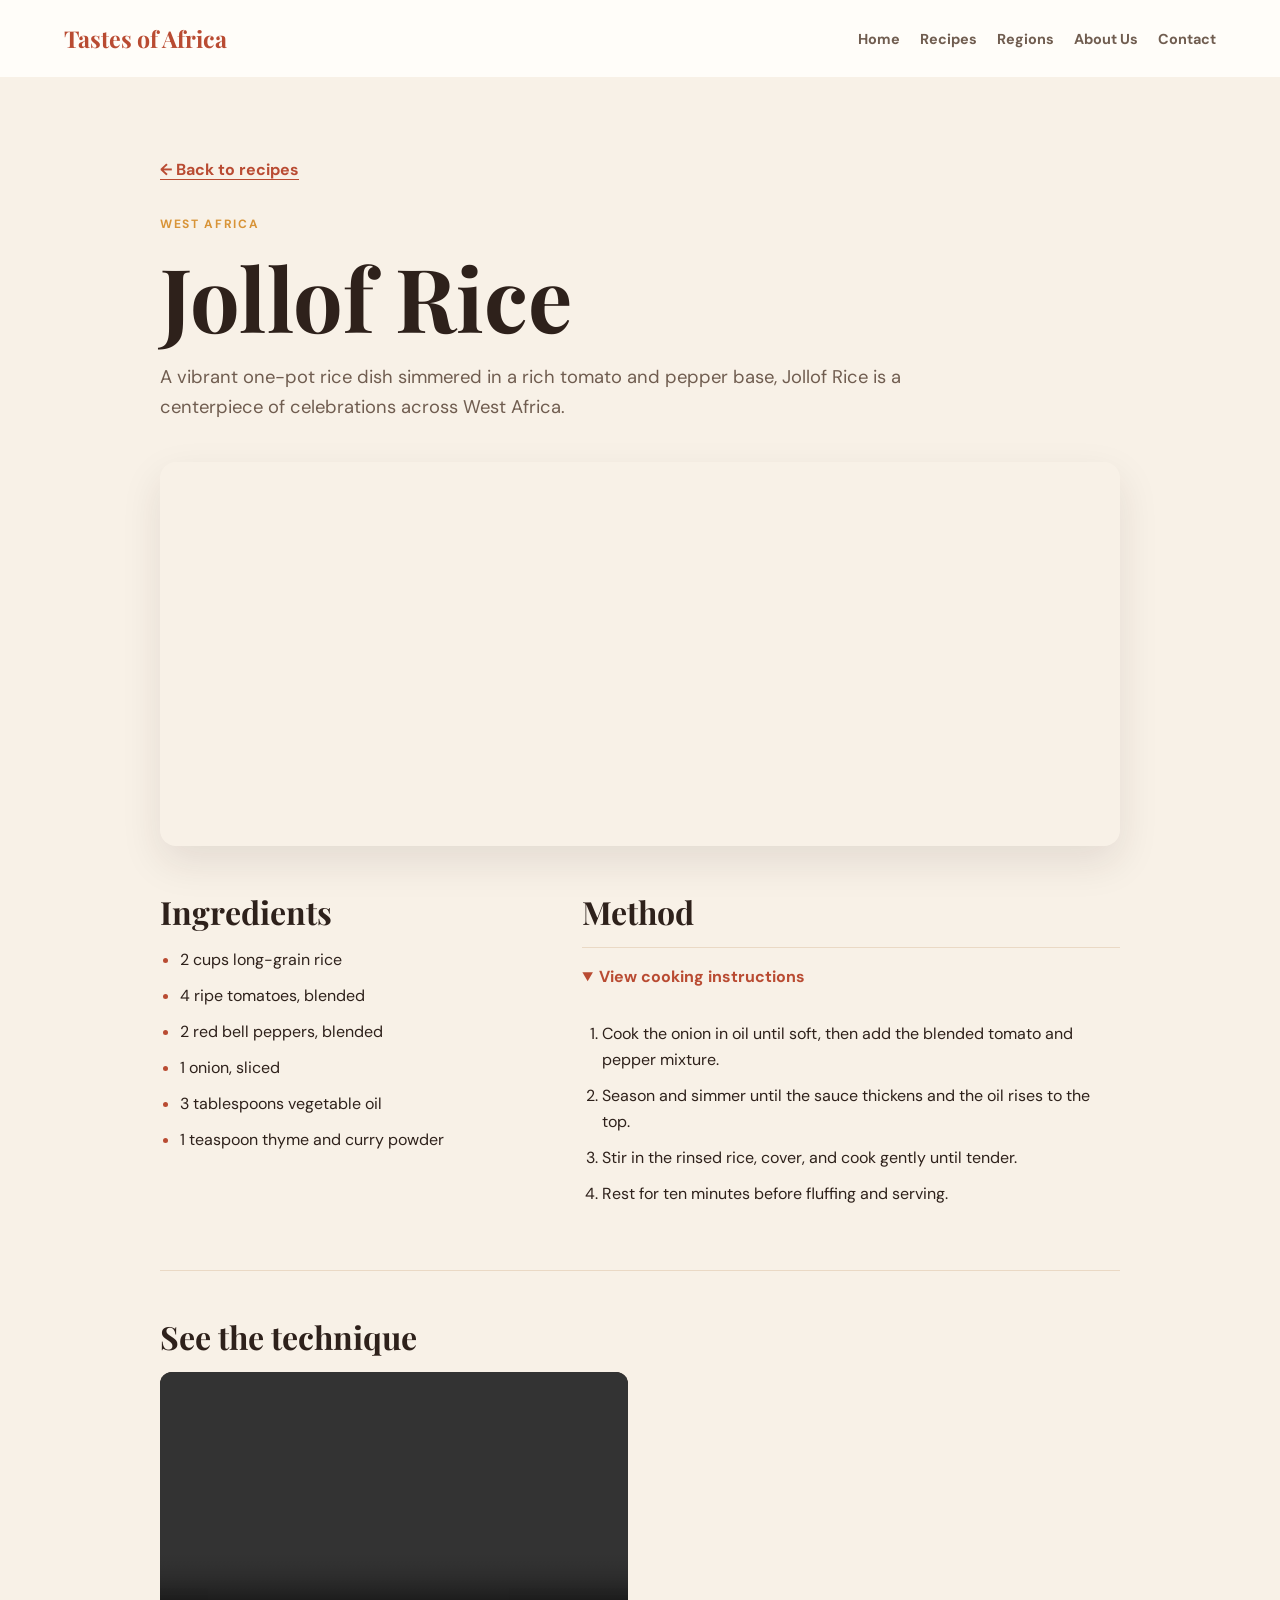
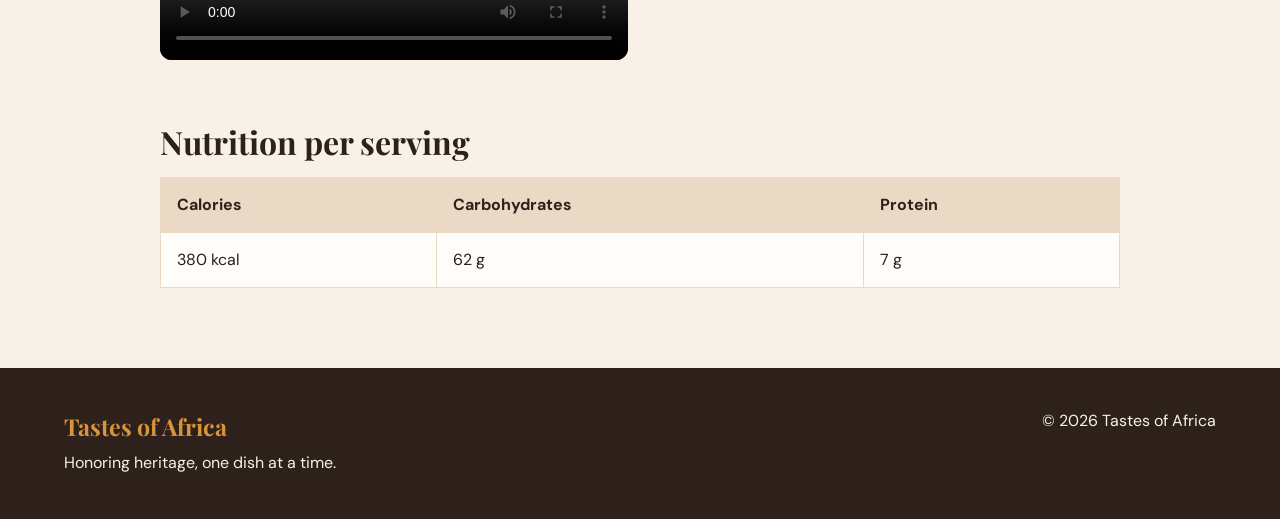
<file: jollof-rice.html>
<!DOCTYPE html>
<html lang="en">
<head>
  <meta charset="UTF-8">
  <meta name="viewport" content="width=device-width, initial-scale=1.0">
  <meta name="description" content="Learn about Jollof Rice, a celebrated West African rice dish.">
  <title>Tastes of Africa | Jollof Rice</title>
  <link rel="stylesheet" href="styles.css">
  <script src="script.js" defer></script>
</head>
<body>
  <header class="site-header">
    <a class="brand" href="index.html">Tastes of Africa</a>
    <nav aria-label="Main navigation"><ul class="nav-list"><li><a href="index.html">Home</a></li><li><a href="recipes.html" aria-current="page">Recipes</a></li><li><a href="regions.html">Regions</a></li><li><a href="about.html">About Us</a></li><li><a href="contact.html">Contact</a></li></ul></nav>
  </header>
  <main>
    <article class="recipe-detail section-container">
      <a class="back-link" href="recipes.html">&larr; Back to recipes</a>
      <p class="eyebrow">West Africa</p>
      <h1>Jollof Rice</h1>
      <p class="recipe-lede">A vibrant one-pot rice dish simmered in a rich tomato and pepper base, Jollof Rice is a centerpiece of celebrations across West Africa.</p>
      <div class="recipe-detail-image recipe-image-jollof" role="img" aria-label="Jollof rice with vegetables"></div>
      <div class="recipe-columns">
        <section aria-labelledby="jollof-ingredients"><h2 id="jollof-ingredients">Ingredients</h2><ul class="ingredient-list"><li>2 cups long-grain rice</li><li>4 ripe tomatoes, blended</li><li>2 red bell peppers, blended</li><li>1 onion, sliced</li><li>3 tablespoons vegetable oil</li><li>1 teaspoon thyme and curry powder</li></ul></section>
        <section aria-labelledby="jollof-instructions"><h2 id="jollof-instructions">Method</h2><details open><summary>View cooking instructions</summary><ol class="instruction-list"><li>Cook the onion in oil until soft, then add the blended tomato and pepper mixture.</li><li>Season and simmer until the sauce thickens and the oil rises to the top.</li><li>Stir in the rinsed rice, cover, and cook gently until tender.</li><li>Rest for ten minutes before fluffing and serving.</li></ol></details></section>
      </div>
      <section class="recipe-media" aria-labelledby="jollof-video"><h2 id="jollof-video">See the technique</h2><div class="media-grid"><video controls preload="metadata"><source src="assets/NIGERIAN PARTY JOLLOF RICE - Kikifoodies (360p, h264).mp4" type="video/mp4">Your browser does not support local video playback.</video><iframe src="https://www.google.com/maps?q=Lagos%2C%20Nigeria&output=embed" title="Map of Lagos, Nigeria" loading="lazy"></iframe></div></section>
      <section class="nutrition" aria-labelledby="jollof-nutrition"><h2 id="jollof-nutrition">Nutrition per serving</h2><table><thead><tr><th scope="col">Calories</th><th scope="col">Carbohydrates</th><th scope="col">Protein</th></tr></thead><tbody><tr><td>380 kcal</td><td>62 g</td><td>7 g</td></tr></tbody></table></section>
    </article>
  </main>
  <footer class="site-footer"><div><p class="brand">Tastes of Africa</p><p>Honoring heritage, one dish at a time.</p></div><p>&copy; <span id="current-year">2026</span> Tastes of Africa</p></footer>
</body>
</html>
</file>
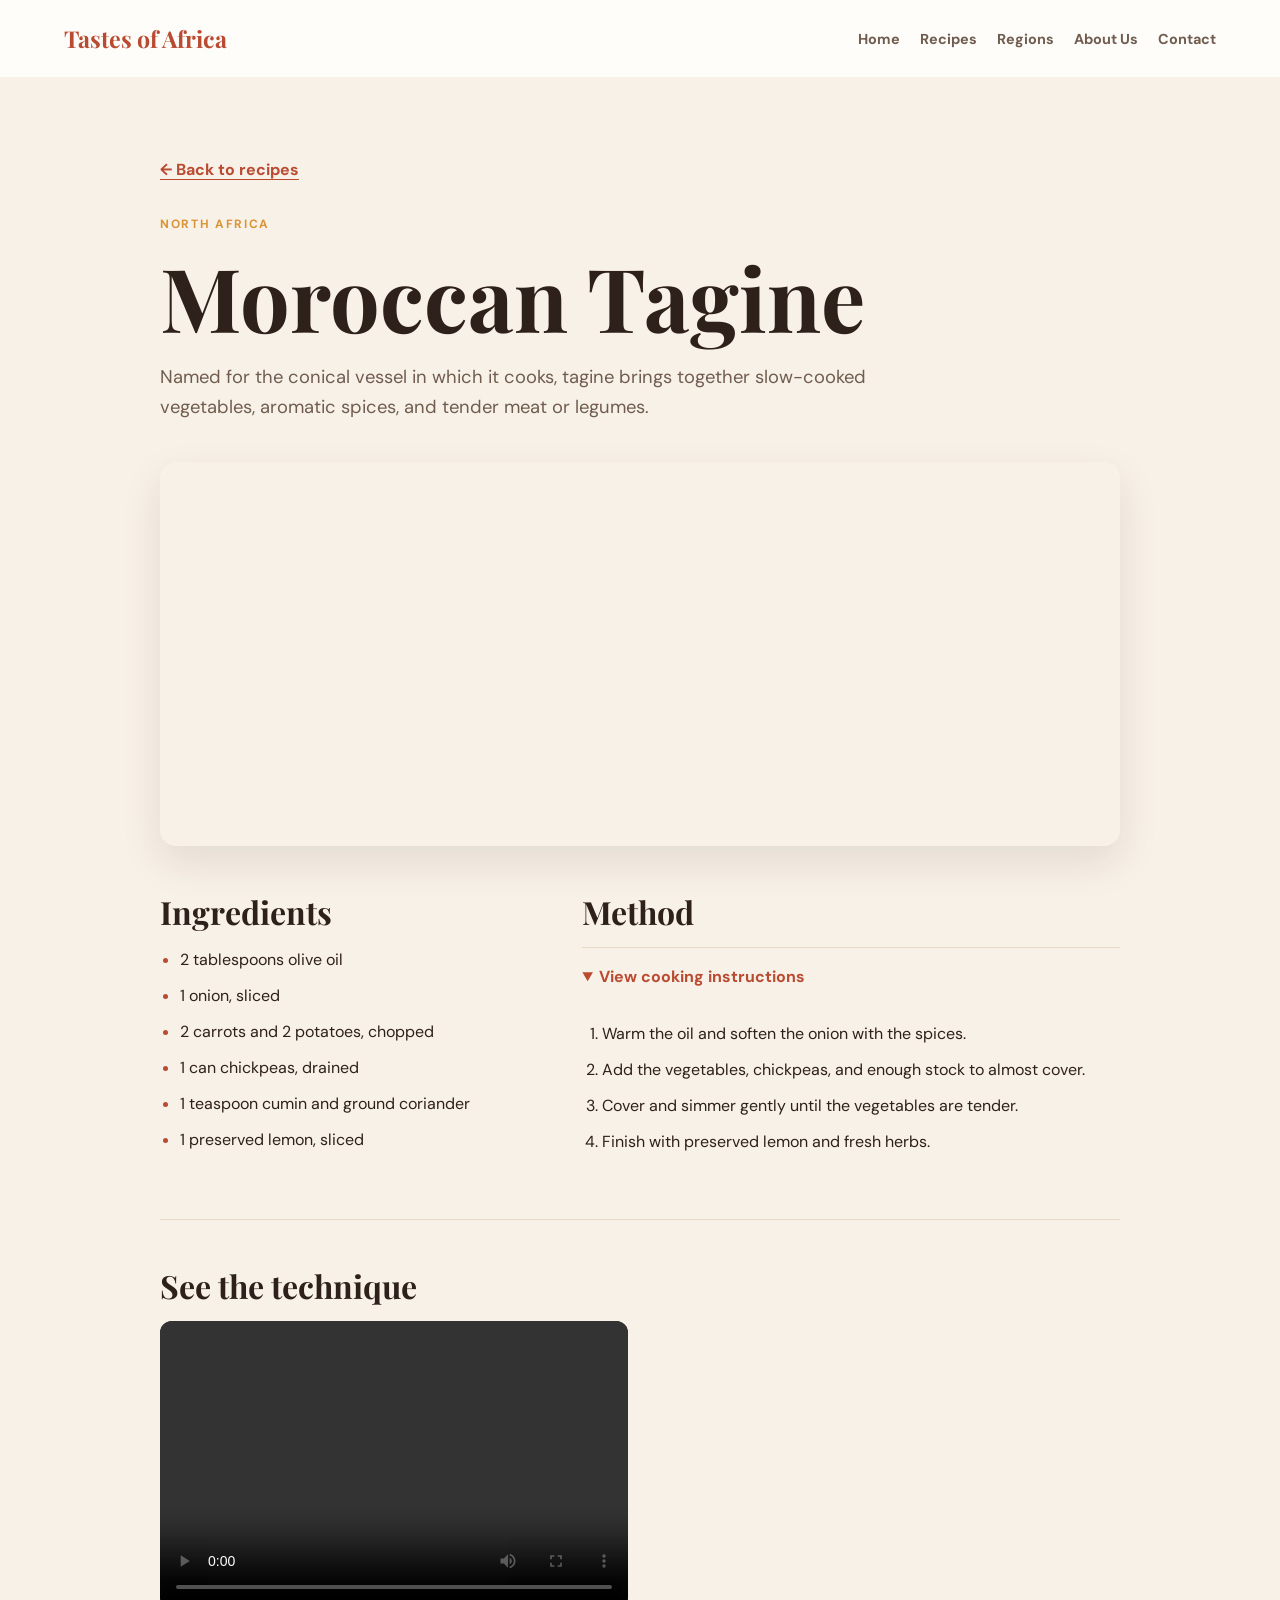
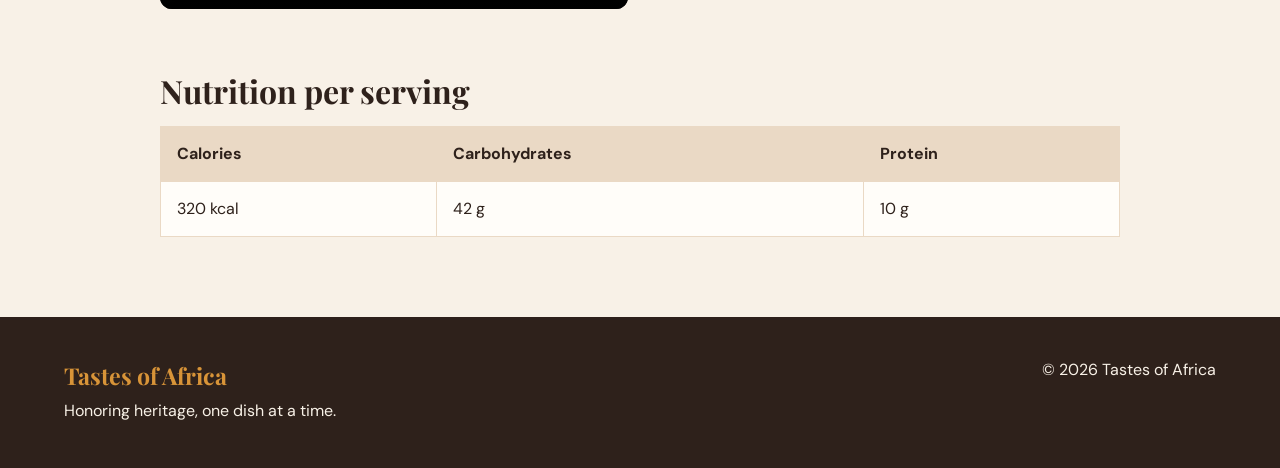
<file: moroccan-tagine.html>
<!DOCTYPE html>
<html lang="en">
<head>
  <meta charset="UTF-8"><meta name="viewport" content="width=device-width, initial-scale=1.0">
  <meta name="description" content="Learn about Moroccan Tagine, a fragrant North African dish.">
  <title>Tastes of Africa | Moroccan Tagine</title><link rel="stylesheet" href="styles.css"><script src="script.js" defer></script>
</head>
<body>
  <header class="site-header"><a class="brand" href="index.html">Tastes of Africa</a><nav aria-label="Main navigation"><ul class="nav-list"><li><a href="index.html">Home</a></li><li><a href="recipes.html" aria-current="page">Recipes</a></li><li><a href="regions.html">Regions</a></li><li><a href="about.html">About Us</a></li><li><a href="contact.html">Contact</a></li></ul></nav></header>
  <main><article class="recipe-detail section-container"><a class="back-link" href="recipes.html">&larr; Back to recipes</a><p class="eyebrow">North Africa</p><h1>Moroccan Tagine</h1><p class="recipe-lede">Named for the conical vessel in which it cooks, tagine brings together slow-cooked vegetables, aromatic spices, and tender meat or legumes.</p><div class="recipe-detail-image recipe-image-tagine" role="img" aria-label="Moroccan tagine with vegetables"></div>
    <div class="recipe-columns"><section aria-labelledby="tagine-ingredients"><h2 id="tagine-ingredients">Ingredients</h2><ul class="ingredient-list"><li>2 tablespoons olive oil</li><li>1 onion, sliced</li><li>2 carrots and 2 potatoes, chopped</li><li>1 can chickpeas, drained</li><li>1 teaspoon cumin and ground coriander</li><li>1 preserved lemon, sliced</li></ul></section><section aria-labelledby="tagine-instructions"><h2 id="tagine-instructions">Method</h2><details open><summary>View cooking instructions</summary><ol class="instruction-list"><li>Warm the oil and soften the onion with the spices.</li><li>Add the vegetables, chickpeas, and enough stock to almost cover.</li><li>Cover and simmer gently until the vegetables are tender.</li><li>Finish with preserved lemon and fresh herbs.</li></ol></details></section></div>
    <section class="recipe-media" aria-labelledby="tagine-video"><h2 id="tagine-video">See the technique</h2><div class="media-grid"><video controls preload="metadata"><source src="assets/Master Chef Hamid - How to make authentic Moroccan Tagine - TagineDining (360p, h264).mp4" type="video/mp4">Your browser does not support local video playback.</video><iframe src="https://www.google.com/maps?q=Marrakesh%2C%20Morocco&output=embed" title="Map of Marrakesh, Morocco" loading="lazy"></iframe></div></section><section class="nutrition" aria-labelledby="tagine-nutrition"><h2 id="tagine-nutrition">Nutrition per serving</h2><table><thead><tr><th scope="col">Calories</th><th scope="col">Carbohydrates</th><th scope="col">Protein</th></tr></thead><tbody><tr><td>320 kcal</td><td>42 g</td><td>10 g</td></tr></tbody></table></section>
  </article></main><footer class="site-footer"><div><p class="brand">Tastes of Africa</p><p>Honoring heritage, one dish at a time.</p></div><p>&copy; <span id="current-year">2026</span> Tastes of Africa</p></footer>
</body>
</html>
</file>
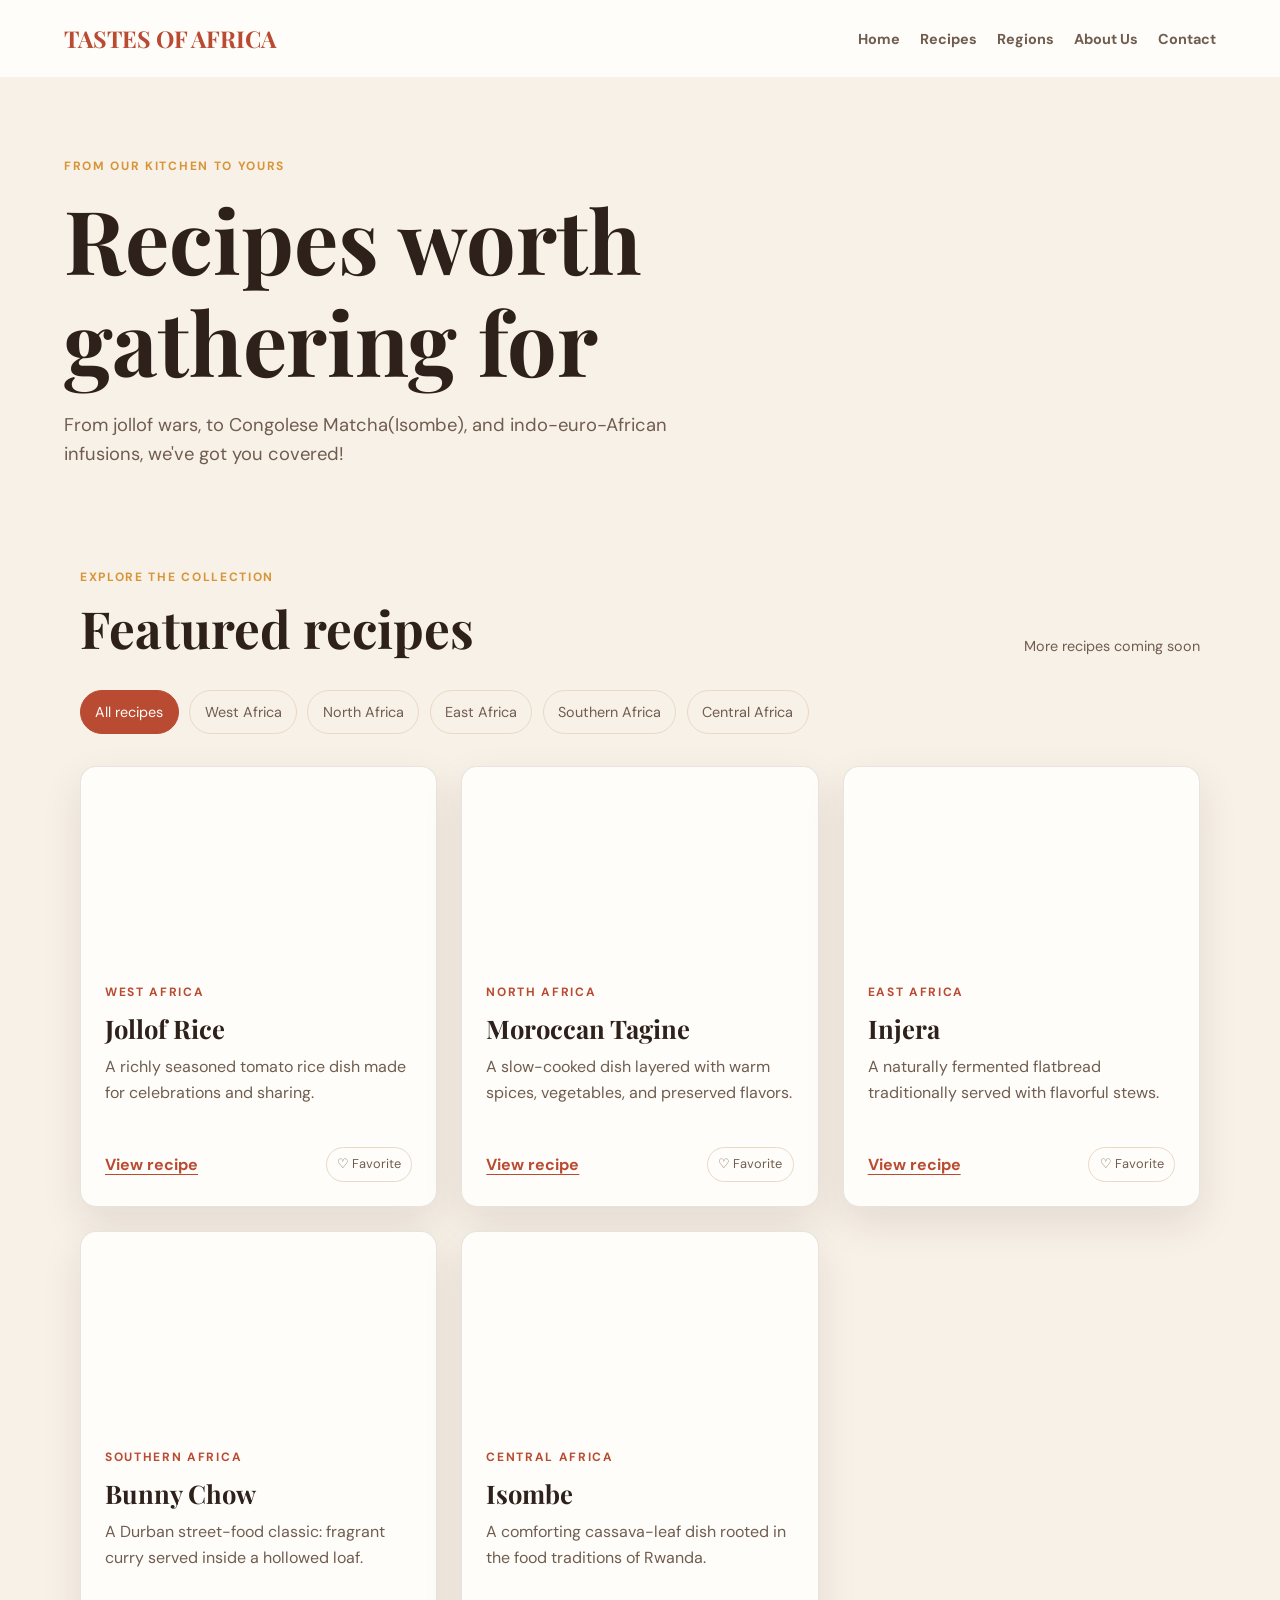
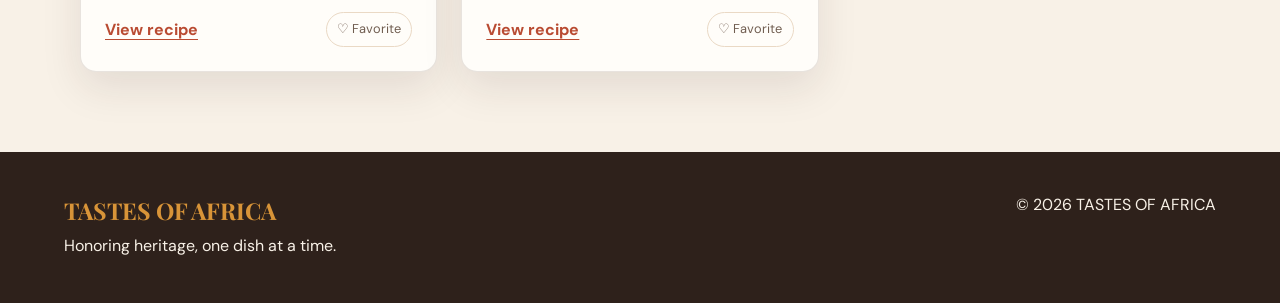
<file: recipes.html>
<!DOCTYPE html>
<html lang="en">
<head>
  <meta charset="UTF-8">
  <meta name="viewport" content="width=device-width, initial-scale=1.0">
  <meta name="description" content="Explore recipes from across Africa, from Jollof Rice to Isombe.">
  <title>TASTES OF AFRICA | Recipes</title>
  <link rel="stylesheet" href="styles.css">
  <script src="script.js" defer></script>
</head>
<body>
  <header class="site-header">
    <a class="brand" href="index.html">TASTES OF AFRICA</a>
    <nav aria-label="Main navigation">
      <ul class="nav-list">
        <li><a href="index.html">Home</a></li>
        <li><a href="recipes.html" aria-current="page">Recipes</a></li>
        <li><a href="regions.html">Regions</a></li>
        <li><a href="about.html">About Us</a></li>
        <li><a href="contact.html">Contact</a></li>
      </ul>
    </nav>
  </header>

  <main>
    <section class="page-hero section-container" aria-labelledby="recipes-title">
      <p class="eyebrow">From our kitchen to yours</p>
      <h1 id="recipes-title">Recipes worth gathering for</h1>
      <p>
        From jollof wars, to Congolese Matcha(Isombe), and indo-euro-African infusions, we've got you covered!
      </p>
    </section>

    <section class="section-container recipe-listing" aria-labelledby="recipe-list-title">
      <div class="section-heading">
        <div>
          <p class="eyebrow">Explore the collection</p>
          <h2 id="recipe-list-title">Featured recipes</h2>
        </div>
        <p class="listing-note">More recipes coming soon</p>
      </div>

      <div class="filter-controls" aria-label="Filter recipes by region">
        <button class="filter-button is-active" type="button" data-filter="all" aria-pressed="true">All recipes</button>
        <button class="filter-button" type="button" data-filter="west-africa" aria-pressed="false">West Africa</button>
        <button class="filter-button" type="button" data-filter="north-africa" aria-pressed="false">North Africa</button>
        <button class="filter-button" type="button" data-filter="east-africa" aria-pressed="false">East Africa</button>
        <button class="filter-button" type="button" data-filter="southern-africa" aria-pressed="false">Southern Africa</button>
        <button class="filter-button" type="button" data-filter="central-africa" aria-pressed="false">Central Africa</button>
      </div>

      <div class="recipe-grid">
        <article class="recipe-card" data-region="west-africa" data-recipe-id="jollof-rice">
          <div class="recipe-image recipe-image-jollof" role="img" aria-label="Jollof rice with vegetables"></div>
          <div class="recipe-card-content">
            <p class="card-label">West Africa</p>
            <h3>Jollof Rice</h3>
            <p>A richly seasoned tomato rice dish made for celebrations and sharing.</p>
            <div class="recipe-card-actions">
              <a class="text-link" href="jollof-rice.html">View recipe</a>
              <button class="favorite-button" type="button" data-favorite="jollof-rice" aria-pressed="false">♡ Favorite</button>
            </div>
          </div>
        </article>

        <article class="recipe-card" data-region="north-africa" data-recipe-id="moroccan-tagine">
          <div class="recipe-image recipe-image-tagine" role="img" aria-label="Moroccan tagine with vegetables"></div>
          <div class="recipe-card-content">
            <p class="card-label">North Africa</p>
            <h3>Moroccan Tagine</h3>
            <p>A slow-cooked dish layered with warm spices, vegetables, and preserved flavors.</p>
            <div class="recipe-card-actions">
              <a class="text-link" href="moroccan-tagine.html">View recipe</a>
              <button class="favorite-button" type="button" data-favorite="moroccan-tagine" aria-pressed="false">♡ Favorite</button>
            </div>
          </div>
        </article>

        <article class="recipe-card" data-region="east-africa" data-recipe-id="injera">
          <div class="recipe-image recipe-image-injera" role="img" aria-label="Injera served with Ethiopian stews"></div>
          <div class="recipe-card-content">
            <p class="card-label">East Africa</p>
            <h3>Injera</h3>
            <p>A naturally fermented flatbread traditionally served with flavorful stews.</p>
            <div class="recipe-card-actions">
              <a class="text-link" href="injera.html">View recipe</a>
              <button class="favorite-button" type="button" data-favorite="injera" aria-pressed="false">♡ Favorite</button>
            </div>
          </div>
        </article>

        <article class="recipe-card" data-region="southern-africa" data-recipe-id="bunny-chow">
          <div class="recipe-image recipe-image-bunny-chow" role="img" aria-label="A loaf of bread filled with curry"></div>
          <div class="recipe-card-content">
            <p class="card-label">Southern Africa</p>
            <h3>Bunny Chow</h3>
            <p>A Durban street-food classic: fragrant curry served inside a hollowed loaf.</p>
            <div class="recipe-card-actions">
              <a class="text-link" href="bunny-chow.html">View recipe</a>
              <button class="favorite-button" type="button" data-favorite="bunny-chow" aria-pressed="false">♡ Favorite</button>
            </div>
          </div>
        </article>

        <article class="recipe-card" data-region="central-africa" data-recipe-id="isombe">
          <div class="recipe-image recipe-image-isombe" role="img" aria-label="Isombe made with cassava leaves"></div>
          <div class="recipe-card-content">
            <p class="card-label">Central Africa</p>
            <h3>Isombe</h3>
            <p>A comforting cassava-leaf dish rooted in the food traditions of Rwanda.</p>
            <div class="recipe-card-actions">
              <a class="text-link" href="isombe.html">View recipe</a>
              <button class="favorite-button" type="button" data-favorite="isombe" aria-pressed="false">♡ Favorite</button>
            </div>
          </div>
        </article>
      </div>
    </section>
  </main>

  <footer class="site-footer">
    <div>
      <p class="brand">TASTES OF AFRICA</p>
      <p>Honoring heritage, one dish at a time.</p>
    </div>
    <p>&copy; <span id="current-year">2026</span> TASTES OF AFRICA</p>
  </footer>
</body>
</html>
</file>
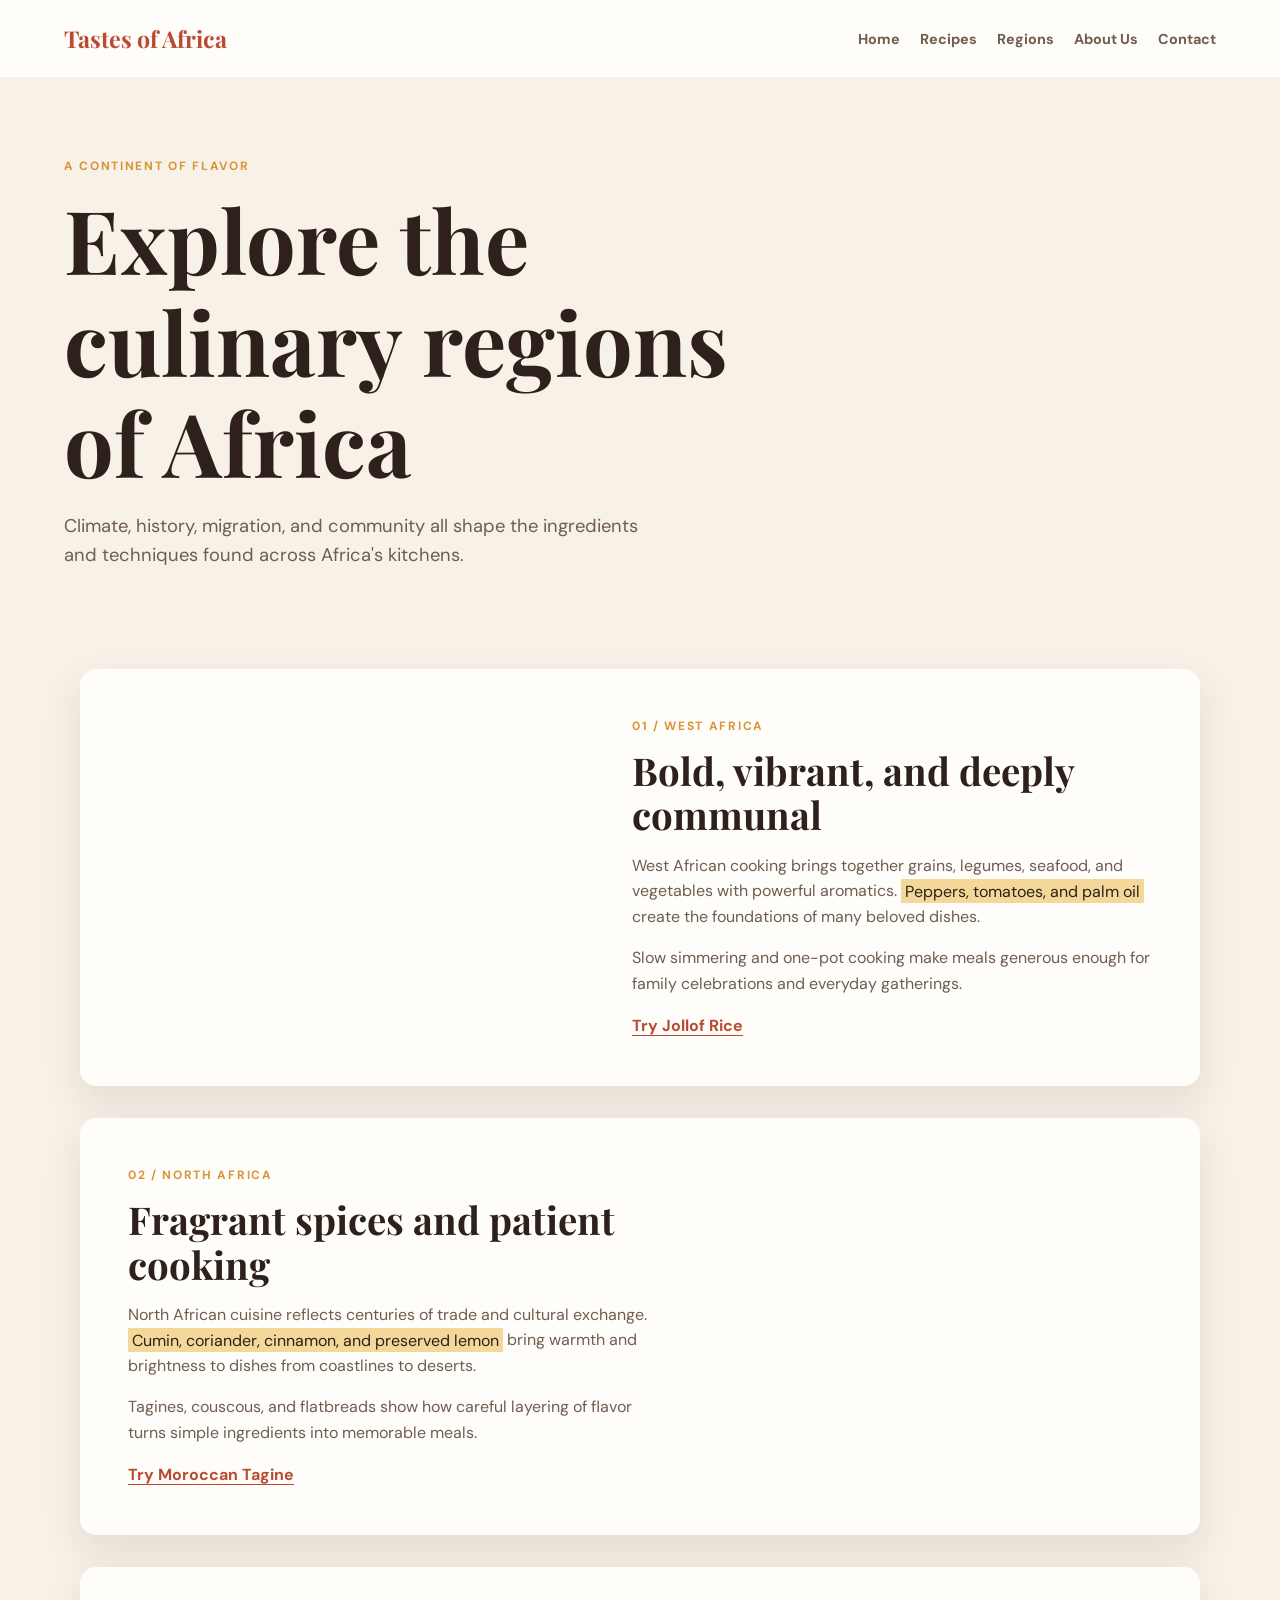
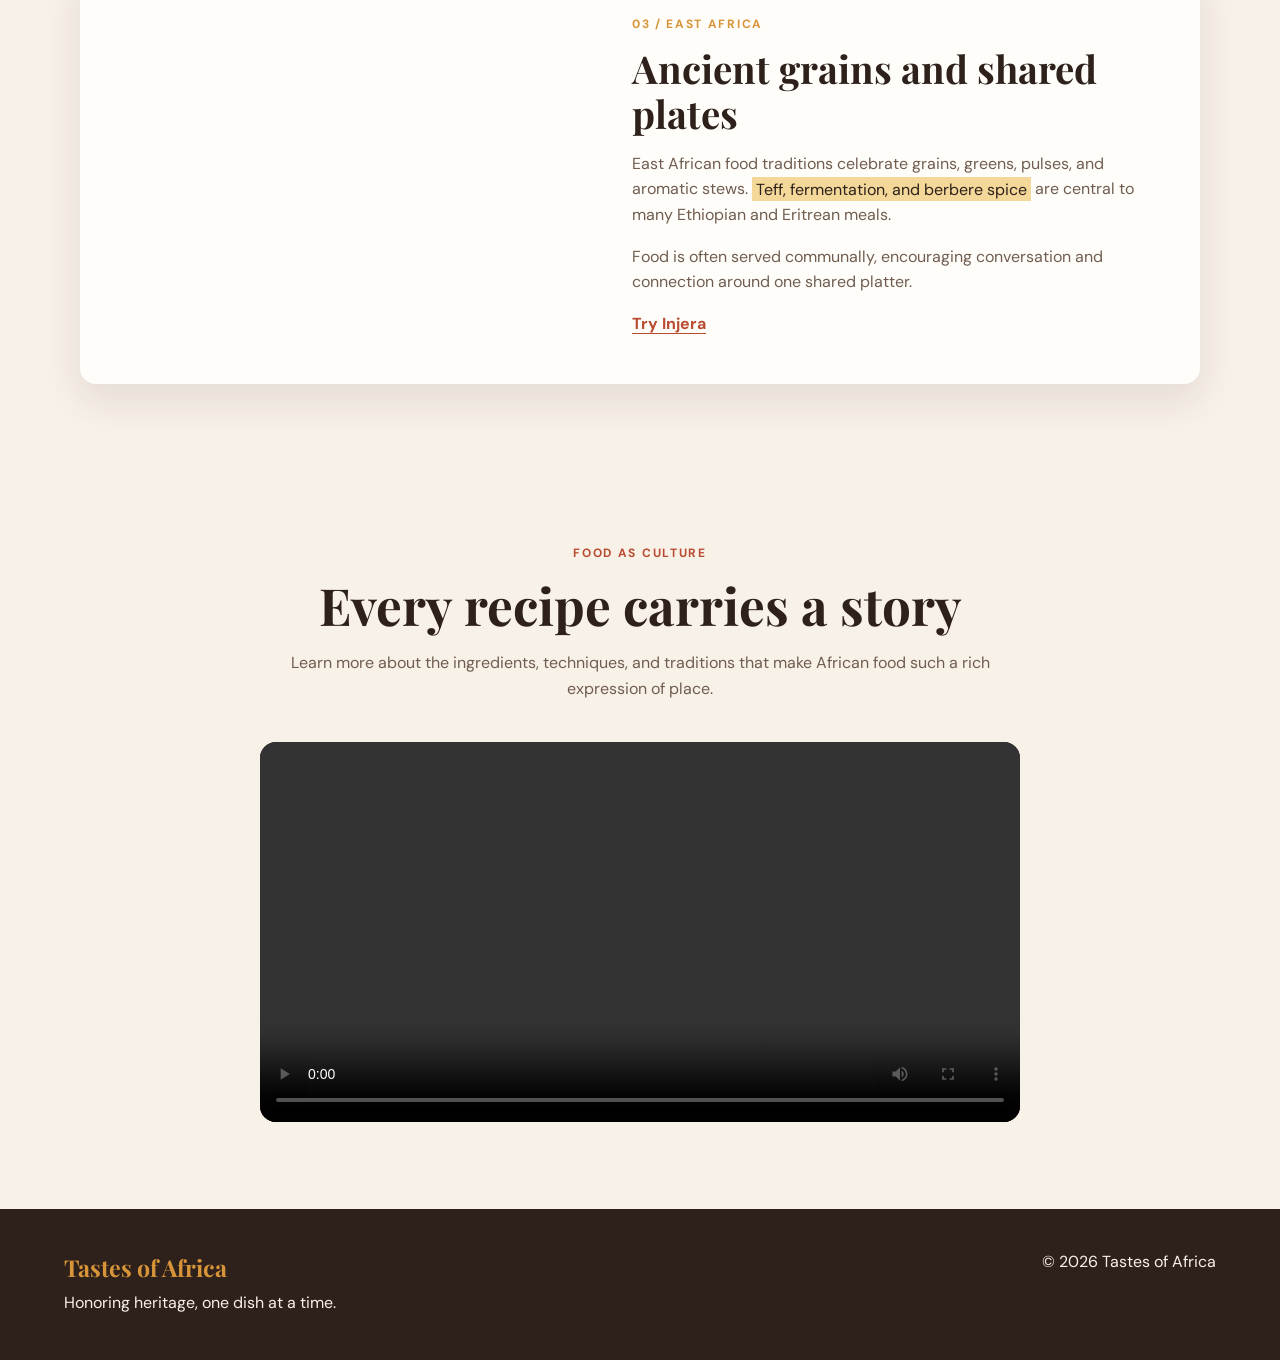
<file: regions.html>
<!DOCTYPE html>
<html lang="en">
<head>
  <meta charset="UTF-8">
  <meta name="viewport" content="width=device-width, initial-scale=1.0">
  <meta name="description" content="Explore the culinary regions and food traditions of Africa.">
  <title>Tastes of Africa | Culinary Regions</title>
  <link rel="stylesheet" href="styles.css">
  <script src="script.js" defer></script>
</head>
<body>
  <header class="site-header">
    <a class="brand" href="index.html">Tastes of Africa</a>
    <nav aria-label="Main navigation">
      <ul class="nav-list">
        <li><a href="index.html">Home</a></li>
        <li><a href="recipes.html">Recipes</a></li>
        <li><a href="regions.html" aria-current="page">Regions</a></li>
        <li><a href="about.html">About Us</a></li>
        <li><a href="contact.html">Contact</a></li>
      </ul>
    </nav>
  </header>

  <main>
    <section class="page-hero section-container" aria-labelledby="regions-page-title">
      <p class="eyebrow">A continent of flavor</p>
      <h1 id="regions-page-title">Explore the culinary regions of Africa</h1>
      <p>
        Climate, history, migration, and community all shape the ingredients
        and techniques found across Africa's kitchens.
      </p>
    </section>

    <section class="section-container region-list" aria-label="African culinary regions">
      <article class="region-card">
        <div class="region-card-image region-image-west" role="img" aria-label="Colorful West African ingredients"></div>
        <div class="region-card-content">
          <p class="eyebrow">01 / West Africa</p>
          <h2>Bold, vibrant, and deeply communal</h2>
          <p>
            West African cooking brings together grains, legumes, seafood, and
            vegetables with powerful aromatics. <mark>Peppers, tomatoes, and
            palm oil</mark> create the foundations of many beloved dishes.
          </p>
          <p>
            Slow simmering and one-pot cooking make meals generous enough for
            family celebrations and everyday gatherings.
          </p>
          <a class="text-link" href="jollof-rice.html">Try Jollof Rice</a>
        </div>
      </article>

      <article class="region-card region-card-reverse">
        <div class="region-card-image region-image-north" role="img" aria-label="North African spices and vegetables"></div>
        <div class="region-card-content">
          <p class="eyebrow">02 / North Africa</p>
          <h2>Fragrant spices and patient cooking</h2>
          <p>
            North African cuisine reflects centuries of trade and cultural
            exchange. <mark>Cumin, coriander, cinnamon, and preserved lemon</mark>
            bring warmth and brightness to dishes from coastlines to deserts.
          </p>
          <p>
            Tagines, couscous, and flatbreads show how careful layering of
            flavor turns simple ingredients into memorable meals.
          </p>
          <a class="text-link" href="moroccan-tagine.html">Try Moroccan Tagine</a>
        </div>
      </article>

      <article class="region-card">
        <div class="region-card-image region-image-east" role="img" aria-label="East African grains and vegetables"></div>
        <div class="region-card-content">
          <p class="eyebrow">03 / East Africa</p>
          <h2>Ancient grains and shared plates</h2>
          <p>
            East African food traditions celebrate grains, greens, pulses, and
            aromatic stews. <mark>Teff, fermentation, and berbere spice</mark>
            are central to many Ethiopian and Eritrean meals.
          </p>
          <p>
            Food is often served communally, encouraging conversation and
            connection around one shared platter.
          </p>
          <a class="text-link" href="injera.html">Try Injera</a>
        </div>
      </article>
    </section>

    <section class="section-container region-video" aria-labelledby="region-video-title">
      <p class="eyebrow">Food as culture</p>
      <h2 id="region-video-title">Every recipe carries a story</h2>
      <p>
        Learn more about the ingredients, techniques, and traditions that make
        African food such a rich expression of place.
      </p>
      <video controls preload="metadata">
        <source src="assets/NIGERIAN PARTY JOLLOF RICE - Kikifoodies (360p, h264).mp4" type="video/mp4">
        Your browser does not support local video playback.
      </video>
    </section>
  </main>

  <footer class="site-footer">
    <div>
      <p class="brand">Tastes of Africa</p>
      <p>Honoring heritage, one dish at a time.</p>
    </div>
    <p>&copy; <span id="current-year">2026</span> Tastes of Africa</p>
  </footer>
</body>
</html>
</file>
<file: styles.css>
@import url("https://fonts.googleapis.com/css2?family=DM+Sans:wght@400;500;700&family=Playfair+Display:wght@600;700&display=swap");

:root {
  --color-ink: #2e211b;
  --color-muted: #705d50;
  --color-cream: #f8f1e7;
  --color-sand: #ead9c5;
  --color-terracotta: #b94b32;
  --color-gold: #d89438;
  --color-white: #fffdf9;
  --shadow-soft: 0 1rem 2.5rem rgba(46, 33, 27, 0.1);
  --font-heading: "Playfair Display", Georgia, "Times New Roman", serif;
  --font-body: "DM Sans", Arial, Helvetica, sans-serif;
}

* {
  box-sizing: border-box;
}

body {
  margin: 0;
  color: var(--color-ink);
  background: var(--color-cream);
  font-family: var(--font-body);
  line-height: 1.6;
}

h1,
h2,
h3,
p {
  margin-top: 0;
}

h1,
h2,
h3 {
  line-height: 1.15;
  font-family: var(--font-heading);
}

h1 {
  max-width: 11ch;
  margin-bottom: 1.25rem;
  font-size: clamp(2.75rem, 7vw, 5.5rem);
}

h2 {
  margin-bottom: 1rem;
  font-size: clamp(2rem, 4vw, 3.25rem);
}

h3 {
  margin-bottom: 0.65rem;
  font-size: 1.6rem;
}

a {
  color: inherit;
}

.site-header {
  display: flex;
  align-items: center;
  justify-content: space-between;
  gap: 2rem;
  padding: 1.25rem 5vw;
  background: var(--color-white);
}

.brand {
  margin: 0;
  color: var(--color-terracotta);
  font-family: var(--font-heading);
  font-size: 1.45rem;
  font-weight: bold;
  text-decoration: none;
}

.nav-list {
  display: flex;
  flex-wrap: wrap;
  gap: 1.25rem;
  margin: 0;
  padding: 0;
  list-style: none;
}

.nav-list a {
  color: var(--color-muted);
  font-size: 0.9rem;
  font-weight: bold;
  text-decoration: none;
}

.nav-list a:hover,
.nav-list a:focus-visible,
.text-link:hover,
.text-link:focus-visible {
  color: var(--color-terracotta);
}

.hero {
  display: flex;
  align-items: center;
  min-height: 72vh;
  padding: 6rem 5vw;
  background:
    linear-gradient(90deg, rgba(46, 33, 27, 0.82), rgba(46, 33, 27, 0.18)),
    url("https://images.unsplash.com/photo-1512621776951-a57141f2eefd?auto=format&fit=crop&w=1800&q=85")
    center / cover;
  color: var(--color-white);
}

.hero-content {
  max-width: 42rem;
}

.hero-video {
  width: min(25rem, 100%);
  margin-left: auto;
  padding: 1rem;
  border: 1px solid rgba(255, 253, 249, 0.35);
  border-radius: 1rem;
  background: rgba(46, 33, 27, 0.45);
}

.video-label {
  margin-bottom: 0.75rem;
  font-size: 0.8rem;
  font-weight: bold;
  text-transform: uppercase;
}

.hero-video video {
  display: block;
  width: 100%;
  border-radius: 0.5rem;
  background: var(--color-ink);
}

.hero-content > p:not(.eyebrow) {
  max-width: 34rem;
  margin-bottom: 2rem;
  font-size: 1.15rem;
}

.eyebrow,
.card-label {
  margin-bottom: 0.75rem;
  color: var(--color-gold);
  font-size: 0.75rem;
  font-weight: bold;
  letter-spacing: 0.14em;
  text-transform: uppercase;
}

.button {
  display: inline-block;
  padding: 0.85rem 1.25rem;
  border: 2px solid var(--color-terracotta);
  border-radius: 999px;
  background: var(--color-terracotta);
  color: var(--color-white);
  font-weight: bold;
  text-decoration: none;
}

.button:hover,
.button:focus-visible {
  background: #943b28;
  border-color: #943b28;
}

.button-secondary {
  background: transparent;
  color: var(--color-terracotta);
}

.button-secondary:hover,
.button-secondary:focus-visible {
  color: var(--color-white);
}

.section-container {
  width: min(1120px, 90%);
  margin: 0 auto;
  padding: 5rem 0;
}

.page-hero {
  max-width: 760px;
  margin-left: 5%;
  margin-right: auto;
  padding-bottom: 3rem;
}

.page-hero h1 {
  max-width: 13ch;
}

.page-hero > p:last-child {
  max-width: 38rem;
  color: var(--color-muted);
  font-size: 1.15rem;
}

.intro {
  max-width: 760px;
  text-align: center;
}

.intro .eyebrow,
.regions-banner .eyebrow {
  color: var(--color-terracotta);
}

.intro p:last-child,
.regions-banner > p {
  color: var(--color-muted);
  font-size: 1.1rem;
}

.section-heading {
  display: flex;
  align-items: end;
  justify-content: space-between;
  gap: 1rem;
  margin-bottom: 2rem;
}

.section-heading h2 {
  margin-bottom: 0;
}

.text-link {
  color: var(--color-terracotta);
  font-weight: bold;
  text-underline-offset: 0.25rem;
}

.dish-grid {
  display: grid;
  grid-template-columns: repeat(3, 1fr);
  gap: 1.5rem;
}

.dish-card {
  overflow: hidden;
  margin: 0;
  border-radius: 1rem;
  background: var(--color-white);
  box-shadow: var(--shadow-soft);
}

.dish-image {
  min-height: 13rem;
  background-position: center;
  background-size: cover;
}

.dish-image-jollof {
  background-image: url("https://images.unsplash.com/photo-1603133872878-684f208fb84b?auto=format&fit=crop&w=900&q=80");
}

.dish-image-tagine {
  background-image: url("https://images.unsplash.com/photo-1547592180-85f173990554?auto=format&fit=crop&w=900&q=80");
}

.dish-image-injera {
  background-image: url("https://images.unsplash.com/photo-1547592180-85f173990554?auto=format&fit=crop&w=900&q=80");
}

.dish-card-content {
  padding: 1.5rem;
}

.card-label {
  color: var(--color-terracotta);
}

.dish-card-content p:not(.card-label) {
  color: var(--color-muted);
}

mark {
  padding: 0.1rem 0.25rem;
  background: #f3d899;
  color: var(--color-ink);
}

.trends {
  padding-top: 1rem;
}

.trend-grid {
  display: grid;
  grid-template-columns: repeat(3, 1fr);
  gap: 1.5rem;
}

.trend-card {
  padding: 1.5rem;
  border-top: 4px solid var(--color-gold);
  background: var(--color-white);
}

.trend-card p:last-child {
  margin-bottom: 0;
  color: var(--color-muted);
}

.listing-note {
  margin-bottom: 0;
  color: var(--color-muted);
  font-size: 0.9rem;
}

.back-link {
  display: inline-block;
  margin-bottom: 2rem;
  color: var(--color-terracotta);
  font-weight: bold;
  text-underline-offset: 0.25rem;
}

.recipe-detail {
  max-width: 960px;
}

.recipe-detail h1 {
  max-width: none;
  margin-bottom: 1rem;
}

.recipe-lede {
  max-width: 48rem;
  color: var(--color-muted);
  font-size: 1.15rem;
}

.recipe-detail-image {
  min-height: 24rem;
  margin: 2.5rem 0 3rem;
  border-radius: 1rem;
  background-position: center;
  background-size: cover;
  box-shadow: var(--shadow-soft);
}

.recipe-columns {
  display: grid;
  grid-template-columns: 0.8fr 1.2fr;
  gap: 4rem;
  padding-bottom: 3rem;
}

.recipe-columns h2,
.recipe-media h2,
.nutrition h2 {
  font-size: 2rem;
}

.ingredient-list,
.instruction-list {
  padding-left: 1.25rem;
}

.ingredient-list li,
.instruction-list li {
  margin-bottom: 0.65rem;
}

.ingredient-list li::marker {
  color: var(--color-terracotta);
}

details {
  border-top: 1px solid var(--color-sand);
}

summary {
  padding: 1rem 0;
  color: var(--color-terracotta);
  cursor: pointer;
  font-weight: bold;
}

.recipe-media {
  padding: 3rem 0;
  border-top: 1px solid var(--color-sand);
}

.media-grid {
  display: grid;
  grid-template-columns: 1fr 1fr;
  gap: 1.5rem;
}

.media-grid iframe {
  width: 100%;
  min-height: 18rem;
  border: 0;
  border-radius: 0.75rem;
}

.media-grid video {
  width: 100%;
  min-height: 18rem;
  border-radius: 0.75rem;
  background: var(--color-ink);
}

.nutrition {
  padding-top: 1rem;
}

table {
  width: 100%;
  border-collapse: collapse;
  background: var(--color-white);
}

th,
td {
  padding: 0.9rem 1rem;
  border: 1px solid var(--color-sand);
  text-align: left;
}

th {
  background: var(--color-sand);
}

.recipe-listing {
  padding-top: 2rem;
}

.filter-controls {
  display: flex;
  flex-wrap: wrap;
  gap: 0.65rem;
  margin-bottom: 2rem;
}

.filter-button {
  padding: 0.6rem 0.9rem;
  border: 1px solid var(--color-sand);
  border-radius: 999px;
  background: transparent;
  color: var(--color-muted);
  cursor: pointer;
  font: inherit;
  font-size: 0.9rem;
}

.filter-button:hover,
.filter-button:focus-visible,
.filter-button.is-active {
  border-color: var(--color-terracotta);
  background: var(--color-terracotta);
  color: var(--color-white);
}

.recipe-card.is-hidden {
  display: none;
}

.recipe-grid {
  display: grid;
  grid-template-columns: repeat(3, 1fr);
  gap: 1.5rem;
}

.recipe-card {
  overflow: hidden;
  border: 1px solid rgba(112, 93, 80, 0.16);
  border-radius: 1rem;
  background: var(--color-white);
  box-shadow: var(--shadow-soft);
}

.recipe-image {
  min-height: 12rem;
  background-position: center;
  background-size: cover;
}

.recipe-image-jollof {
  background-image: url("https://images.unsplash.com/photo-1603133872878-684f208fb84b?auto=format&fit=crop&w=900&q=80");
}

.recipe-image-tagine {
  background-image: url("https://images.unsplash.com/photo-1547592180-85f173990554?auto=format&fit=crop&w=900&q=80");
}

.recipe-image-injera {
  background-image: url("https://images.unsplash.com/photo-1596040033229-a9821ebd058d?auto=format&fit=crop&w=900&q=80");
}

.recipe-image-bunny-chow {
  background-image: url("https://images.unsplash.com/photo-1601050690597-df0568f70950?auto=format&fit=crop&w=900&q=80");
}

.recipe-image-isombe {
  background-image: url("https://images.unsplash.com/photo-1512621776951-a57141f2eefd?auto=format&fit=crop&w=900&q=80");
}

.recipe-card-content {
  padding: 1.5rem;
}

.recipe-card-actions {
  display: flex;
  align-items: center;
  justify-content: space-between;
  gap: 1rem;
}

.favorite-button {
  padding: 0.4rem 0.65rem;
  border: 1px solid var(--color-sand);
  border-radius: 999px;
  background: transparent;
  color: var(--color-muted);
  cursor: pointer;
  font: inherit;
  font-size: 0.8rem;
  white-space: nowrap;
}

.favorite-button:hover,
.favorite-button:focus-visible,
.favorite-button.is-favorite {
  border-color: var(--color-terracotta);
  color: var(--color-terracotta);
}

.recipe-card-content p:not(.card-label) {
  min-height: 4.8rem;
  color: var(--color-muted);
}

.region-list {
  display: grid;
  gap: 2rem;
  padding-top: 2rem;
}

.region-card {
  display: grid;
  grid-template-columns: 0.9fr 1.1fr;
  overflow: hidden;
  border-radius: 1rem;
  background: var(--color-white);
  box-shadow: var(--shadow-soft);
}

.region-card-reverse {
  grid-template-columns: 1.1fr 0.9fr;
}

.region-card-reverse .region-card-image {
  order: 2;
}

.region-card-image {
  min-height: 24rem;
  background-position: center;
  background-size: cover;
}

.region-image-west {
  background-image: url("https://images.unsplash.com/photo-1601050690597-df0568f70950?auto=format&fit=crop&w=1000&q=80");
}

.region-image-north {
  background-image: url("https://images.unsplash.com/photo-1547592180-85f173990554?auto=format&fit=crop&w=1000&q=80");
}

.region-image-east {
  background-image: url("https://images.unsplash.com/photo-1596040033229-a9821ebd058d?auto=format&fit=crop&w=1000&q=80");
}

.region-card-content {
  align-self: center;
  padding: 3rem;
}

.region-card-content h2 {
  font-size: clamp(1.8rem, 3vw, 2.7rem);
}

.region-card-content p:not(.eyebrow) {
  color: var(--color-muted);
}

mark {
  padding: 0.1rem 0.25rem;
  background: #f3d899;
  color: var(--color-ink);
}

.region-video {
  max-width: 760px;
  text-align: center;
}

.region-video .eyebrow {
  color: var(--color-terracotta);
}

.region-video > p:not(.eyebrow) {
  color: var(--color-muted);
}

.region-video video {
  width: 100%;
  margin-top: 1.5rem;
  border-radius: 1rem;
  background: var(--color-ink);
}

.about-content {
  display: grid;
  grid-template-columns: 0.9fr 1.1fr;
  gap: 4rem;
  padding-top: 2rem;
}

.mission-panel {
  align-self: start;
  padding: 2.5rem;
  border-radius: 1rem;
  background: var(--color-sand);
}

.mission-panel .eyebrow,
.contact-intro .eyebrow {
  color: var(--color-terracotta);
}

.mission-panel h2,
.about-copy h2,
.contact-intro h2 {
  font-size: clamp(1.8rem, 3vw, 2.7rem);
}

.mission-panel p:not(.eyebrow),
.about-copy p:not(.eyebrow),
.contact-intro p:not(.eyebrow) {
  color: var(--color-muted);
}

.landmark {
  display: grid;
  grid-template-columns: 1fr 1fr;
  gap: 3rem;
  align-items: center;
  margin-bottom: 5rem;
  padding: 3rem;
  border-radius: 1rem;
  background: var(--color-white);
}

.landmark iframe {
  width: 100%;
  min-height: 20rem;
  border: 0;
  border-radius: 0.75rem;
}

.contact-layout {
  display: grid;
  grid-template-columns: 0.8fr 1.2fr;
  gap: 4rem;
  padding-top: 2rem;
}

.contact-form {
  padding: 2rem;
  border-radius: 1rem;
  background: var(--color-white);
  box-shadow: var(--shadow-soft);
}

.form-field {
  margin-bottom: 1.25rem;
}

.form-field label {
  display: block;
  margin-bottom: 0.4rem;
  font-weight: bold;
}

.form-field input,
.form-field select,
.form-field textarea {
  width: 100%;
  padding: 0.8rem;
  border: 1px solid var(--color-sand);
  border-radius: 0.35rem;
  background: var(--color-cream);
  color: var(--color-ink);
  font: inherit;
}

.form-field textarea {
  resize: vertical;
}

.form-field input:focus,
.form-field select:focus,
.form-field textarea:focus {
  outline: 3px solid rgba(216, 148, 56, 0.35);
  border-color: var(--color-gold);
}

.form-field small {
  display: block;
  margin: 0.4rem 0;
  color: var(--color-muted);
  font-size: 0.8rem;
}

.form-feedback {
  margin: 1rem 0 0;
  color: var(--color-terracotta);
  font-weight: bold;
}

.regions-banner {
  margin-bottom: 5rem;
  border-radius: 1rem;
  background: var(--color-sand);
}

.regions-banner > * {
  max-width: 42rem;
}

.site-footer {
  display: flex;
  justify-content: space-between;
  gap: 2rem;
  padding: 2.5rem 5vw;
  background: var(--color-ink);
  color: var(--color-cream);
}

.site-footer .brand {
  color: var(--color-gold);
}

.site-footer p {
  margin-bottom: 0.25rem;
}

@media (max-width: 760px) {
  .site-header,
  .site-footer {
    align-items: flex-start;
    flex-direction: column;
  }

  .nav-list {
    gap: 0.75rem 1rem;
  }

  .hero {
    min-height: 65vh;
  }

  .hero-video {
    display: none;
  }

  .section-heading {
    align-items: flex-start;
    flex-direction: column;
  }

  .dish-grid {
    grid-template-columns: 1fr;
  }

  .trend-grid {
    grid-template-columns: 1fr;
  }

  .recipe-grid {
    grid-template-columns: 1fr;
  }

  .recipe-columns,
  .media-grid {
    grid-template-columns: 1fr;
    gap: 2rem;
  }

  .region-card,
  .region-card-reverse {
    grid-template-columns: 1fr;
  }

  .region-card-reverse .region-card-image {
    order: 0;
  }

  .region-card-content {
    padding: 2rem;
  }

  .about-content,
  .landmark,
  .contact-layout {
    grid-template-columns: 1fr;
    gap: 2rem;
  }

  .landmark {
    padding: 2rem;
  }

  .recipe-detail-image {
    min-height: 16rem;
  }
}
</file>
